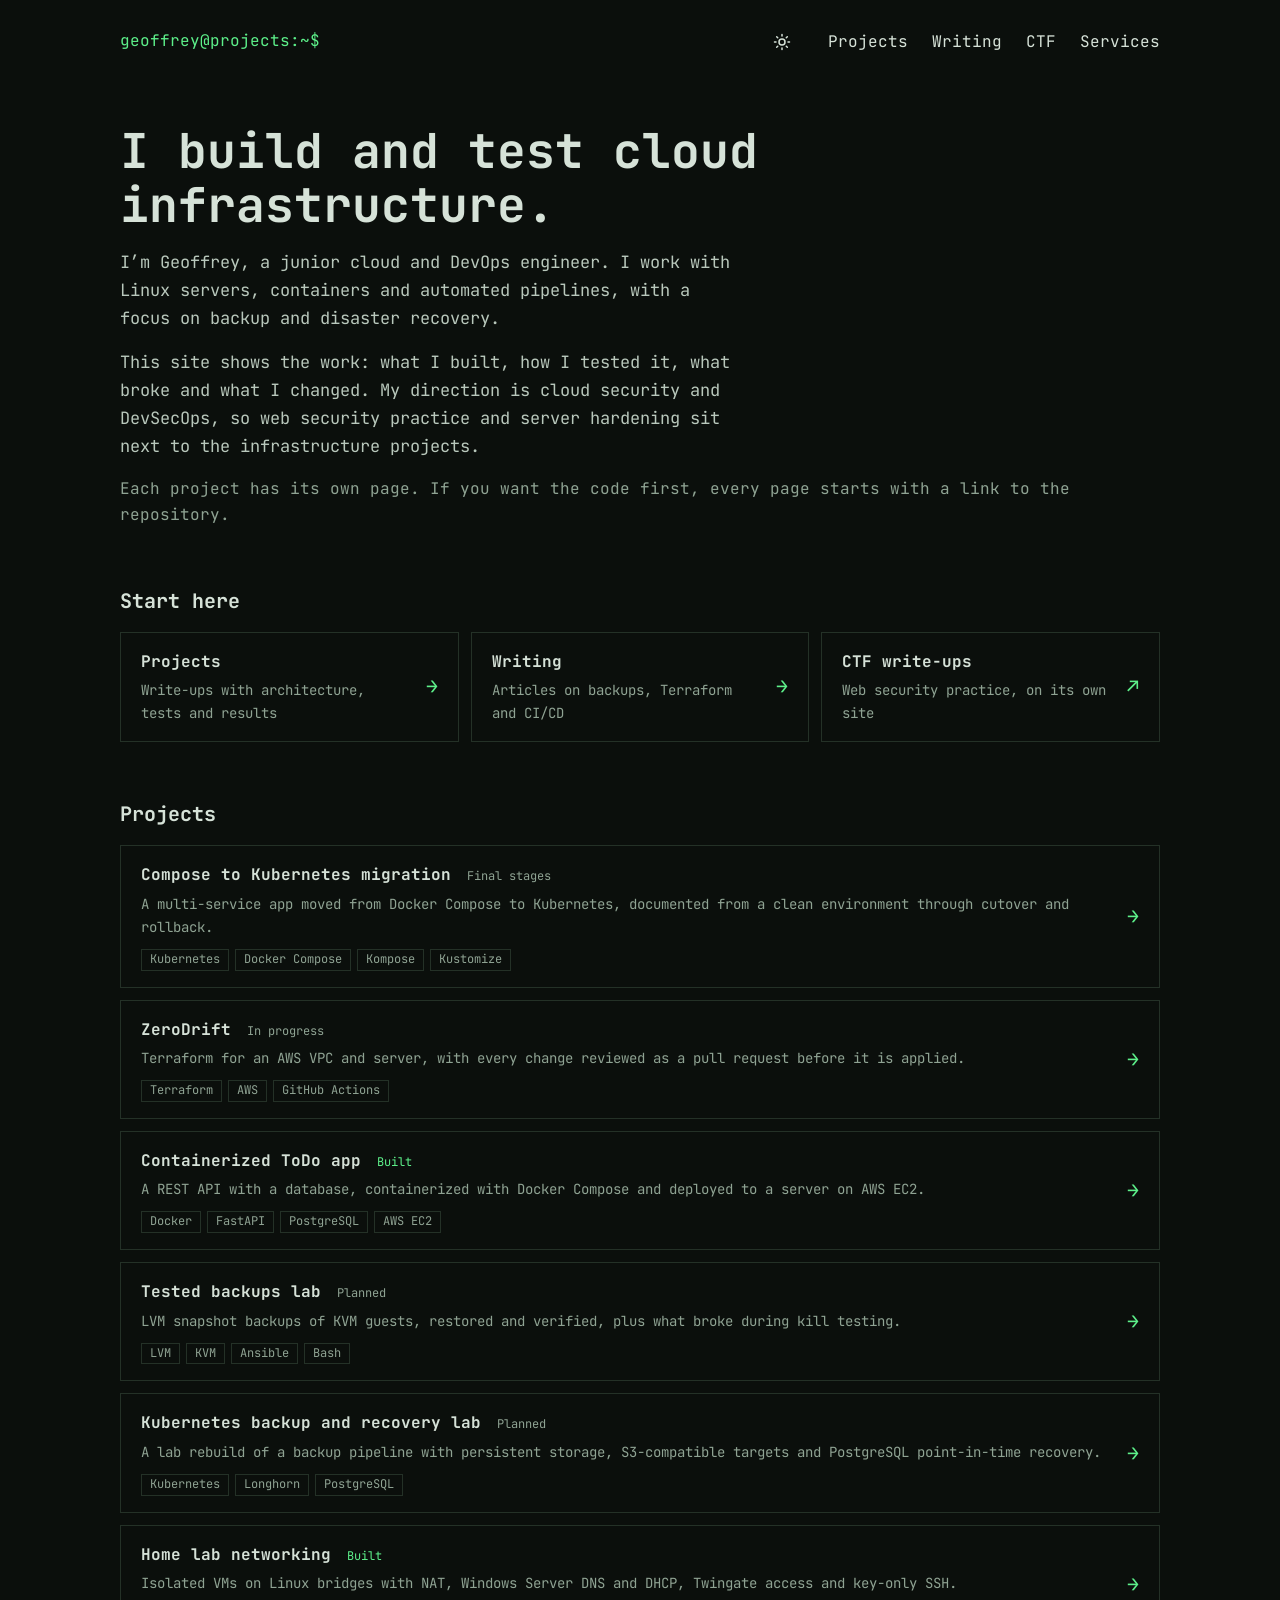
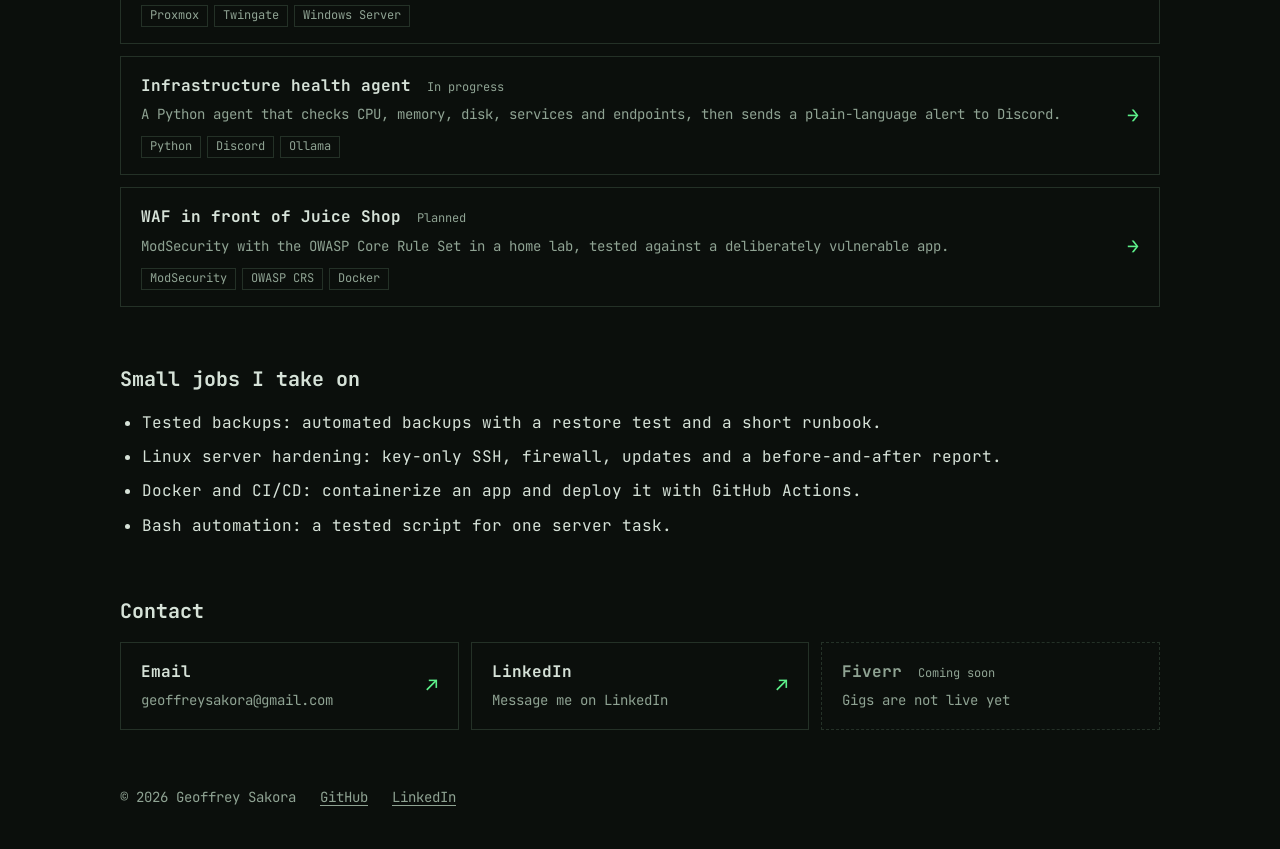
<file: index.html>
<!doctype html>
<html lang="en">
<head>
<meta charset="utf-8">
<meta name="viewport" content="width=device-width, initial-scale=1">
<title>Projects – Geoffrey Sakora</title>
<meta name="description" content="Cloud and DevOps projects by Geoffrey Sakora: tested backups, Terraform pipelines, Docker deploys and server hardening.">
<link rel="icon" href="favicon.svg" type="image/svg+xml">
<link rel="preconnect" href="https://fonts.googleapis.com"><link rel="preconnect" href="https://fonts.gstatic.com" crossorigin>
<link href="https://fonts.googleapis.com/css2?family=JetBrains+Mono:wght@400;700&display=swap" rel="stylesheet">
<link rel="stylesheet" href="style.css">
<script>try{if(localStorage.getItem('theme')==='light')document.documentElement.setAttribute('data-theme','light')}catch(e){}</script>
</head>
<body>
<div class="wrap">
<header>
  <a class="prompt" href="./">geoffrey@projects:~$</a>
  <nav aria-label="Main">
    <button class="theme" type="button" aria-label="Light mode" aria-pressed="false"><svg class="i-sun" width="18" height="18" viewBox="0 0 24 24" fill="none" stroke="currentColor" stroke-width="2" stroke-linecap="round" aria-hidden="true"><circle cx="12" cy="12" r="4"/><path d="M12 2v2M12 20v2M4.9 4.9l1.4 1.4M17.7 17.7l1.4 1.4M2 12h2M20 12h2M4.9 19.1l1.4-1.4M17.7 6.3l1.4-1.4"/></svg><svg class="i-moon" width="18" height="18" viewBox="0 0 24 24" fill="none" stroke="currentColor" stroke-width="2" stroke-linecap="round" stroke-linejoin="round" aria-hidden="true"><path d="M21 12.8A9 9 0 1 1 11.2 3a7 7 0 0 0 9.8 9.8z"/></svg></button>
    <a href="#projects">Projects</a>
    <a href="writing/">Writing</a>
    <a href="https://ctf.geoffreysakora.cv">CTF</a>
    <a href="#services">Services</a>
  </nav>
</header>

<main>
  <h1>I build and test cloud infrastructure.</h1>
  <p class="lead">I’m Geoffrey, a junior cloud and DevOps engineer. I work with Linux servers, containers and automated pipelines, with a focus on backup and disaster recovery.</p>
  <p class="lead">This site shows the work: what I built, how I tested it, what broke and what I changed. My direction is cloud security and DevSecOps, so web security practice and server hardening sit next to the infrastructure projects.</p>
  <p class="dim">Each project has its own page. If you want the code first, every page starts with a link to the repository.</p>

  <h2>Start here</h2>
  <div class="grid">
    <a class="box" href="#projects"><span class="body"><span class="head"><strong>Projects</strong></span><span class="desc">Write-ups with architecture, tests and results</span></span><span class="arr" aria-hidden="true">→</span></a>
    <a class="box" href="writing/"><span class="body"><span class="head"><strong>Writing</strong></span><span class="desc">Articles on backups, Terraform and CI/CD</span></span><span class="arr" aria-hidden="true">→</span></a>
    <a class="box" href="https://ctf.geoffreysakora.cv"><span class="body"><span class="head"><strong>CTF write-ups</strong></span><span class="desc">Web security practice, on its own site</span></span><span class="arr" aria-hidden="true">↗</span></a>
  </div>

  <h2 id="projects">Projects</h2>
  <div class="stack">
    <a class="box" href="compose-to-k8s/" target="_blank" rel="noopener"><span class="body"><span class="head"><strong>Compose to Kubernetes migration</strong><span class="st">Final stages</span></span><span class="desc">A multi-service app moved from Docker Compose to Kubernetes, documented from a clean environment through cutover and rollback.</span><span class="tags"><span>Kubernetes</span><span>Docker Compose</span><span>Kompose</span><span>Kustomize</span></span></span><span class="arr" aria-hidden="true">→</span></a>
    <a class="box" href="zerodrift/" target="_blank" rel="noopener"><span class="body"><span class="head"><strong>ZeroDrift</strong><span class="st">In progress</span></span><span class="desc">Terraform for an AWS VPC and server, with every change reviewed as a pull request before it is applied.</span><span class="tags"><span>Terraform</span><span>AWS</span><span>GitHub Actions</span></span></span><span class="arr" aria-hidden="true">→</span></a>
    <a class="box" href="todo-app/" target="_blank" rel="noopener"><span class="body"><span class="head"><strong>Containerized ToDo app</strong><span class="st live">Built</span></span><span class="desc">A REST API with a database, containerized with Docker Compose and deployed to a server on AWS EC2.</span><span class="tags"><span>Docker</span><span>FastAPI</span><span>PostgreSQL</span><span>AWS EC2</span></span></span><span class="arr" aria-hidden="true">→</span></a>
    <a class="box" href="backups/" target="_blank" rel="noopener"><span class="body"><span class="head"><strong>Tested backups lab</strong><span class="st">Planned</span></span><span class="desc">LVM snapshot backups of KVM guests, restored and verified, plus what broke during kill testing.</span><span class="tags"><span>LVM</span><span>KVM</span><span>Ansible</span><span>Bash</span></span></span><span class="arr" aria-hidden="true">→</span></a>
    <a class="box" href="k8s-recovery/" target="_blank" rel="noopener"><span class="body"><span class="head"><strong>Kubernetes backup and recovery lab</strong><span class="st">Planned</span></span><span class="desc">A lab rebuild of a backup pipeline with persistent storage, S3-compatible targets and PostgreSQL point-in-time recovery.</span><span class="tags"><span>Kubernetes</span><span>Longhorn</span><span>PostgreSQL</span></span></span><span class="arr" aria-hidden="true">→</span></a>
    <a class="box" href="homelab/" target="_blank" rel="noopener"><span class="body"><span class="head"><strong>Home lab networking</strong><span class="st live">Built</span></span><span class="desc">Isolated VMs on Linux bridges with NAT, Windows Server DNS and DHCP, Twingate access and key-only SSH.</span><span class="tags"><span>Proxmox</span><span>Twingate</span><span>Windows Server</span></span></span><span class="arr" aria-hidden="true">→</span></a>
    <a class="box" href="health-agent/" target="_blank" rel="noopener"><span class="body"><span class="head"><strong>Infrastructure health agent</strong><span class="st">In progress</span></span><span class="desc">A Python agent that checks CPU, memory, disk, services and endpoints, then sends a plain-language alert to Discord.</span><span class="tags"><span>Python</span><span>Discord</span><span>Ollama</span></span></span><span class="arr" aria-hidden="true">→</span></a>
    <a class="box" href="waf-lab/" target="_blank" rel="noopener"><span class="body"><span class="head"><strong>WAF in front of Juice Shop</strong><span class="st">Planned</span></span><span class="desc">ModSecurity with the OWASP Core Rule Set in a home lab, tested against a deliberately vulnerable app.</span><span class="tags"><span>ModSecurity</span><span>OWASP CRS</span><span>Docker</span></span></span><span class="arr" aria-hidden="true">→</span></a>
  </div>

  <h2 id="services">Small jobs I take on</h2>
  <ul class="plain"><li>Tested backups: automated backups with a restore test and a short runbook.</li><li>Linux server hardening: key-only SSH, firewall, updates and a before-and-after report.</li><li>Docker and CI/CD: containerize an app and deploy it with GitHub Actions.</li><li>Bash automation: a tested script for one server task.</li></ul>

  <h2 id="contact">Contact</h2>
  <div class="grid">
    <a class="box" href="mailto:geoffreysakora@gmail.com?subject=Project%20enquiry"><span class="body"><span class="head"><strong>Email</strong></span><span class="desc">geoffreysakora@gmail.com</span></span><span class="arr" aria-hidden="true">↗</span></a>
    <a class="box" href="https://www.linkedin.com/in/geoffrey-sakora-7o7/"><span class="body"><span class="head"><strong>LinkedIn</strong></span><span class="desc">Message me on LinkedIn</span></span><span class="arr" aria-hidden="true">↗</span></a>
    <div class="box off"><span class="body"><span class="head"><strong>Fiverr</strong><span class="st">Coming soon</span></span><span class="desc">Gigs are not live yet</span></span></div>
  </div>
</main>

<footer>
  <span>© 2026 Geoffrey Sakora</span>
  <a href="https://github.com/bezosonfleek">GitHub</a>
  <a href="https://www.linkedin.com/in/geoffrey-sakora-7o7/">LinkedIn</a>
</footer>
</div>
<script src="theme.js"></script>
</body>
</html>
</file>
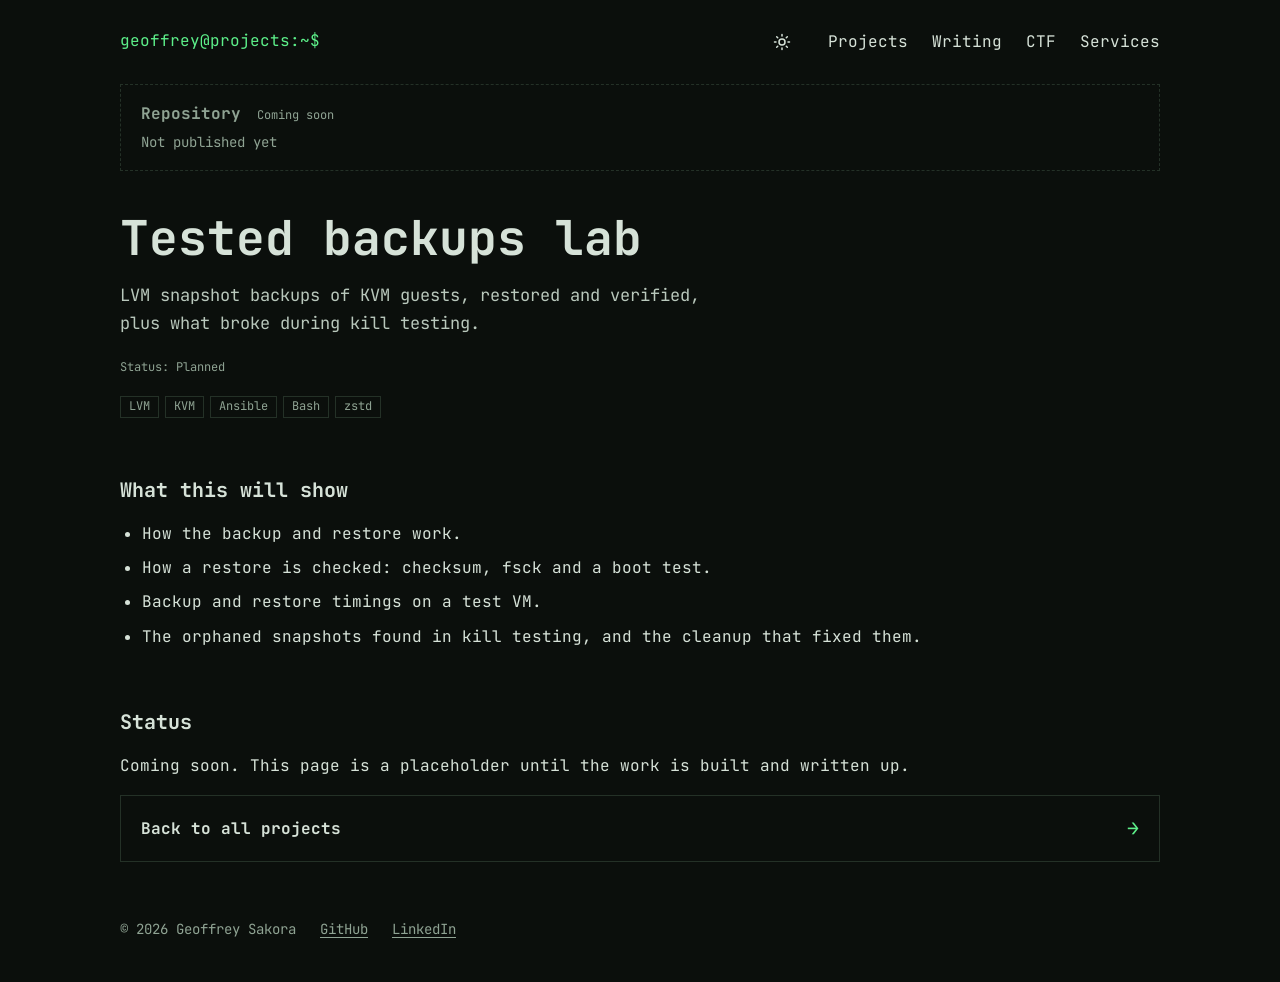
<file: backups/index.html>
<!doctype html>
<html lang="en">
<head>
<meta charset="utf-8">
<meta name="viewport" content="width=device-width, initial-scale=1">
<title>Tested backups lab – Geoffrey Sakora</title>
<meta name="description" content="LVM snapshot backups of KVM guests with verified restores.">
<link rel="icon" href="../favicon.svg" type="image/svg+xml">
<link rel="preconnect" href="https://fonts.googleapis.com"><link rel="preconnect" href="https://fonts.gstatic.com" crossorigin>
<link href="https://fonts.googleapis.com/css2?family=JetBrains+Mono:wght@400;700&display=swap" rel="stylesheet">
<link rel="stylesheet" href="../style.css">
<script>try{if(localStorage.getItem('theme')==='light')document.documentElement.setAttribute('data-theme','light')}catch(e){}</script>
</head>
<body>
<div class="wrap">
<header>
  <a class="prompt" href="../">geoffrey@projects:~$</a>
  <nav aria-label="Main">
    <button class="theme" type="button" aria-label="Light mode" aria-pressed="false"><svg class="i-sun" width="18" height="18" viewBox="0 0 24 24" fill="none" stroke="currentColor" stroke-width="2" stroke-linecap="round" aria-hidden="true"><circle cx="12" cy="12" r="4"/><path d="M12 2v2M12 20v2M4.9 4.9l1.4 1.4M17.7 17.7l1.4 1.4M2 12h2M20 12h2M4.9 19.1l1.4-1.4M17.7 6.3l1.4-1.4"/></svg><svg class="i-moon" width="18" height="18" viewBox="0 0 24 24" fill="none" stroke="currentColor" stroke-width="2" stroke-linecap="round" stroke-linejoin="round" aria-hidden="true"><path d="M21 12.8A9 9 0 1 1 11.2 3a7 7 0 0 0 9.8 9.8z"/></svg></button>
    <a href="../#projects">Projects</a>
    <a href="../writing/">Writing</a>
    <a href="https://ctf.geoffreysakora.cv">CTF</a>
    <a href="../#services">Services</a>
  </nav>
</header>

<main>
  <div class="box off"><span class="body"><span class="head"><strong>Repository</strong><span class="st">Coming soon</span></span><span class="desc">Not published yet</span></span></div>

  <h1>Tested backups lab</h1>
  <p class="lead">LVM snapshot backups of KVM guests, restored and verified, plus what broke during kill testing.</p>
  <p><span class="st">Status: Planned</span></p>
  <div class="tags" style="margin-top:0"><span>LVM</span><span>KVM</span><span>Ansible</span><span>Bash</span><span>zstd</span></div>

  <h2>What this will show</h2>
  <ul class="plain"><li>How the backup and restore work.</li><li>How a restore is checked: checksum, fsck and a boot test.</li><li>Backup and restore timings on a test VM.</li><li>The orphaned snapshots found in kill testing, and the cleanup that fixed them.</li></ul>

  <h2>Status</h2>
  <p>Coming soon. This page is a placeholder until the work is built and written up.</p>

  <a class="box" href="../#projects"><span class="body"><span class="head"><strong>Back to all projects</strong></span></span><span class="arr" aria-hidden="true">→</span></a>
</main>

<footer>
  <span>© 2026 Geoffrey Sakora</span>
  <a href="https://github.com/bezosonfleek">GitHub</a>
  <a href="https://www.linkedin.com/in/geoffrey-sakora-7o7/">LinkedIn</a>
</footer>
</div>
<script src="../theme.js"></script>
</body>
</html>
</file>
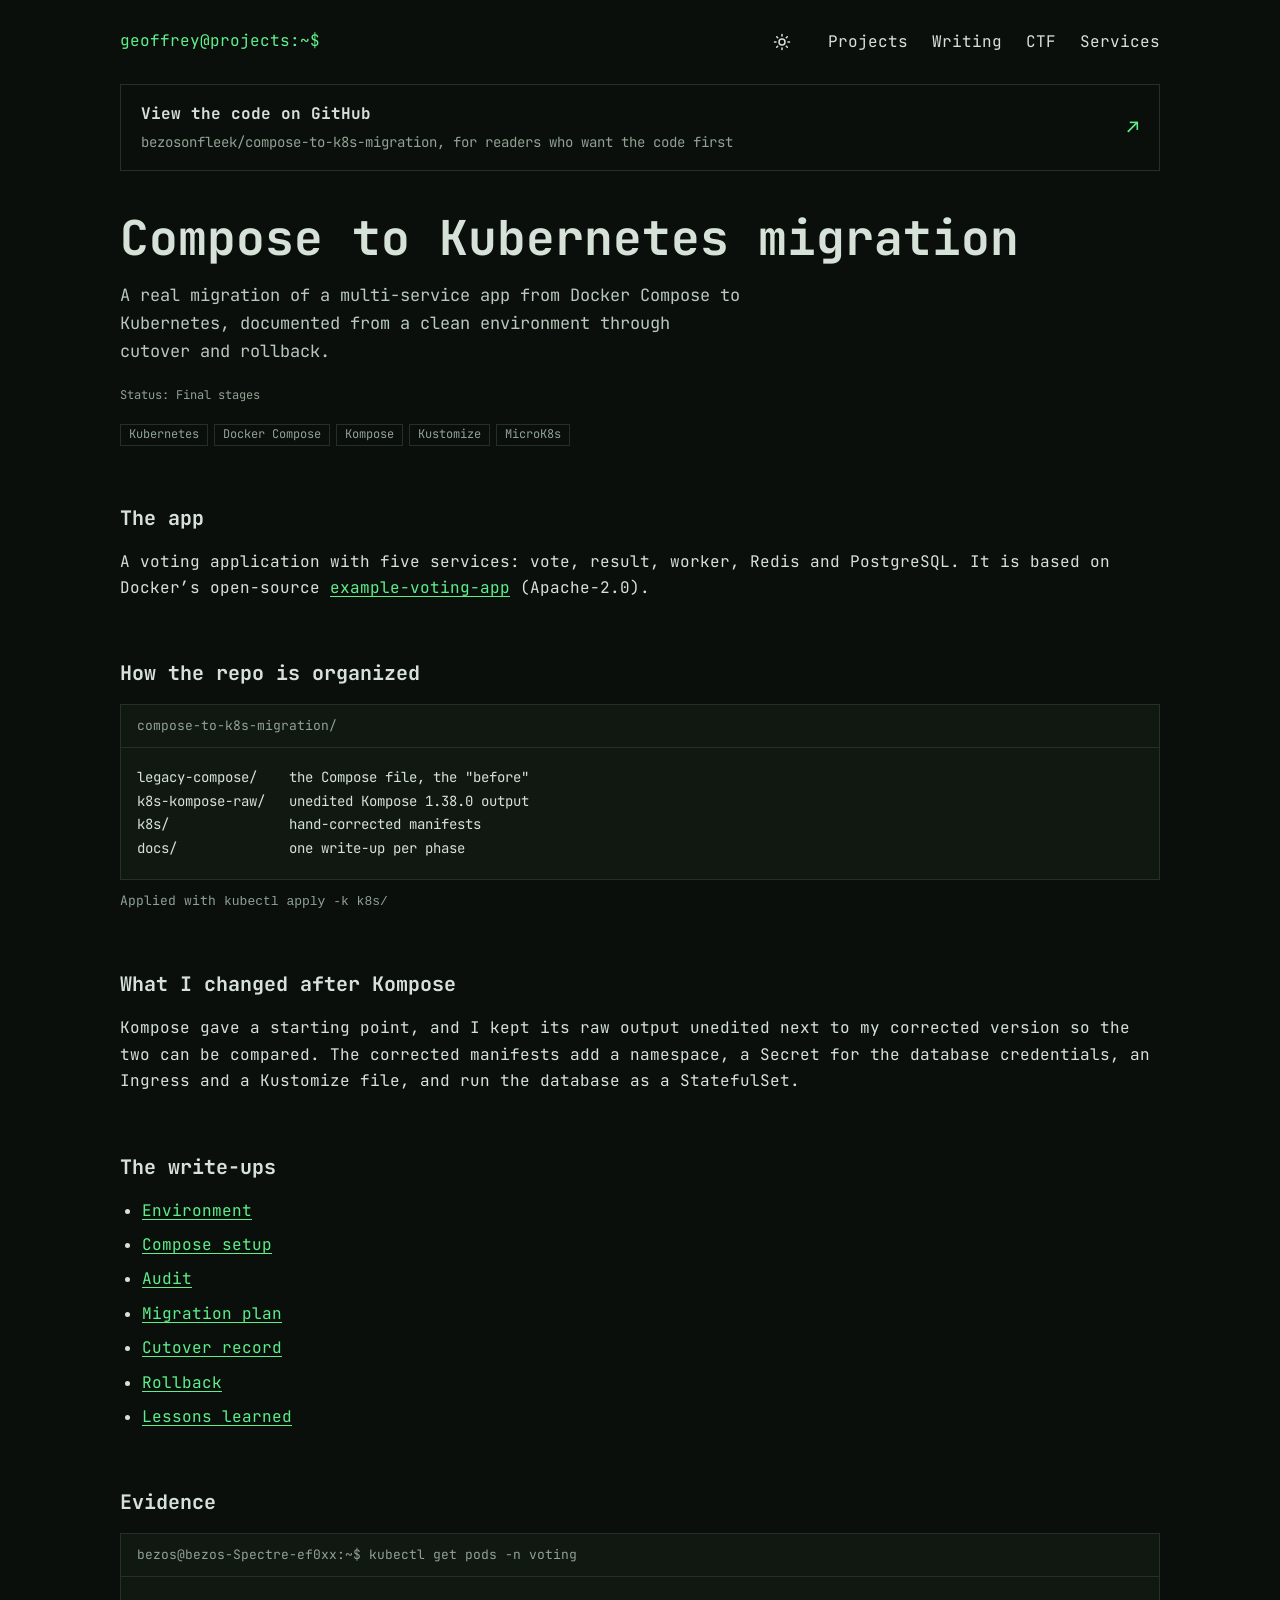
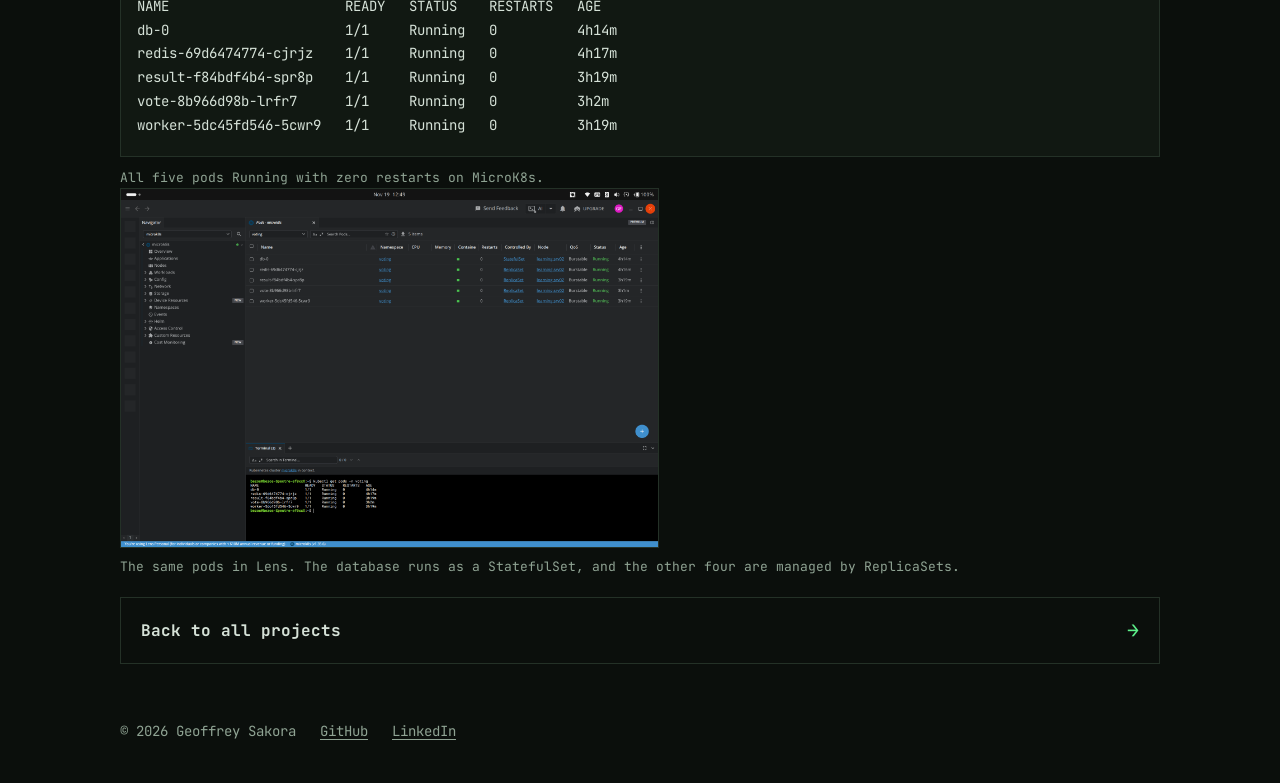
<file: compose-to-k8s/index.html>
<!doctype html>
<html lang="en">
<head>
<meta charset="utf-8">
<meta name="viewport" content="width=device-width, initial-scale=1">
<title>Compose to Kubernetes migration – Geoffrey Sakora</title>
<meta name="description" content="A multi-service app moved from Docker Compose to Kubernetes, documented from a clean environment through cutover and rollback.">
<link rel="icon" href="../favicon.svg" type="image/svg+xml">
<link rel="preconnect" href="https://fonts.googleapis.com"><link rel="preconnect" href="https://fonts.gstatic.com" crossorigin>
<link href="https://fonts.googleapis.com/css2?family=JetBrains+Mono:wght@400;700&display=swap" rel="stylesheet">
<link rel="stylesheet" href="../style.css">
<script>try{if(localStorage.getItem('theme')==='light')document.documentElement.setAttribute('data-theme','light')}catch(e){}</script>
</head>
<body>
<div class="wrap">
<header>
  <a class="prompt" href="../">geoffrey@projects:~$</a>
  <nav aria-label="Main">
    <button class="theme" type="button" aria-label="Light mode" aria-pressed="false"><svg class="i-sun" width="18" height="18" viewBox="0 0 24 24" fill="none" stroke="currentColor" stroke-width="2" stroke-linecap="round" aria-hidden="true"><circle cx="12" cy="12" r="4"/><path d="M12 2v2M12 20v2M4.9 4.9l1.4 1.4M17.7 17.7l1.4 1.4M2 12h2M20 12h2M4.9 19.1l1.4-1.4M17.7 6.3l1.4-1.4"/></svg><svg class="i-moon" width="18" height="18" viewBox="0 0 24 24" fill="none" stroke="currentColor" stroke-width="2" stroke-linecap="round" stroke-linejoin="round" aria-hidden="true"><path d="M21 12.8A9 9 0 1 1 11.2 3a7 7 0 0 0 9.8 9.8z"/></svg></button>
    <a href="../#projects">Projects</a>
    <a href="../writing/">Writing</a>
    <a href="https://ctf.geoffreysakora.cv">CTF</a>
    <a href="../#services">Services</a>
  </nav>
</header>

<main>
  <a class="box" href="https://github.com/bezosonfleek/compose-to-k8s-migration" target="_blank" rel="noopener"><span class="body"><span class="head"><strong>View the code on GitHub</strong></span><span class="desc">bezosonfleek/compose-to-k8s-migration, for readers who want the code first</span></span><span class="arr" aria-hidden="true">↗</span></a>

  <h1>Compose to Kubernetes migration</h1>
  <p class="lead">A real migration of a multi-service app from Docker Compose to Kubernetes, documented from a clean environment through cutover and rollback.</p>
  <p><span class="st">Status: Final stages</span></p>
  <div class="tags" style="margin-top:0"><span>Kubernetes</span><span>Docker Compose</span><span>Kompose</span><span>Kustomize</span><span>MicroK8s</span></div>

  <h2>The app</h2>
  <p>A voting application with five services: vote, result, worker, Redis and PostgreSQL. It is based on Docker’s open-source <a href="https://github.com/dockersamples/example-voting-app" target="_blank" rel="noopener">example-voting-app</a> (Apache-2.0).</p>

  <h2>How the repo is organized</h2>
  <div class="term" role="group" aria-label="Repository layout">
    <div class="bar">compose-to-k8s-migration/</div>
<pre>legacy-compose/    the Compose file, the "before"
k8s-kompose-raw/   unedited Kompose 1.38.0 output
k8s/               hand-corrected manifests
docs/              one write-up per phase</pre>
  </div>
  <p class="note">Applied with <code>kubectl apply -k k8s/</code></p>

  <h2>What I changed after Kompose</h2>
  <p>Kompose gave a starting point, and I kept its raw output unedited next to my corrected version so the two can be compared. The corrected manifests add a namespace, a Secret for the database credentials, an Ingress and a Kustomize file, and run the database as a StatefulSet.</p>

  <h2>The write-ups</h2>
  <ul class="plain"><li><a href="https://github.com/bezosonfleek/compose-to-k8s-migration/blob/HEAD/docs/00-environment.md" target="_blank" rel="noopener">Environment</a></li><li><a href="https://github.com/bezosonfleek/compose-to-k8s-migration/blob/HEAD/docs/01-compose-setup.md" target="_blank" rel="noopener">Compose setup</a></li><li><a href="https://github.com/bezosonfleek/compose-to-k8s-migration/blob/HEAD/docs/02-audit.md" target="_blank" rel="noopener">Audit</a></li><li><a href="https://github.com/bezosonfleek/compose-to-k8s-migration/blob/HEAD/docs/03-migration-plan.md" target="_blank" rel="noopener">Migration plan</a></li><li><a href="https://github.com/bezosonfleek/compose-to-k8s-migration/blob/HEAD/docs/04-cutover.md" target="_blank" rel="noopener">Cutover record</a></li><li><a href="https://github.com/bezosonfleek/compose-to-k8s-migration/blob/HEAD/docs/05-rollback.md" target="_blank" rel="noopener">Rollback</a></li><li><a href="https://github.com/bezosonfleek/compose-to-k8s-migration/blob/HEAD/docs/lessons-learned.md" target="_blank" rel="noopener">Lessons learned</a></li></ul>

  <h2>Evidence</h2>
<div class="term" role="group" aria-label="Terminal output of kubectl get pods">
    <div class="bar">bezos@bezos-Spectre-ef0xx:~$ kubectl get pods -n voting</div>
<pre>NAME                      READY   STATUS    RESTARTS   AGE
db-0                      1/1     Running   0          4h14m
redis-69d6474774-cjrjz    1/1     Running   0          4h17m
result-f84bdf4b4-spr8p    1/1     Running   0          3h19m
vote-8b966d98b-lrfr7      1/1     Running   0          3h2m
worker-5dc45fd546-5cwr9   1/1     Running   0          3h19m</pre>
  </div>
  <p class="note">All five pods Running with zero restarts on MicroK8s.</p>  <figure class="shot"><img src="images/pods-lens.png" alt="Lens showing the same five pods in the voting namespace, with db-0 controlled by a StatefulSet and the others by ReplicaSets" loading="lazy"><figcaption>The same pods in Lens. The database runs as a StatefulSet, and the other four are managed by ReplicaSets.</figcaption></figure>

  <a class="box" href="../#projects"><span class="body"><span class="head"><strong>Back to all projects</strong></span></span><span class="arr" aria-hidden="true">→</span></a>
</main>

<footer>
  <span>© 2026 Geoffrey Sakora</span>
  <a href="https://github.com/bezosonfleek">GitHub</a>
  <a href="https://www.linkedin.com/in/geoffrey-sakora-7o7/">LinkedIn</a>
</footer>
</div>
<script src="../theme.js"></script>
</body>
</html>
</file>
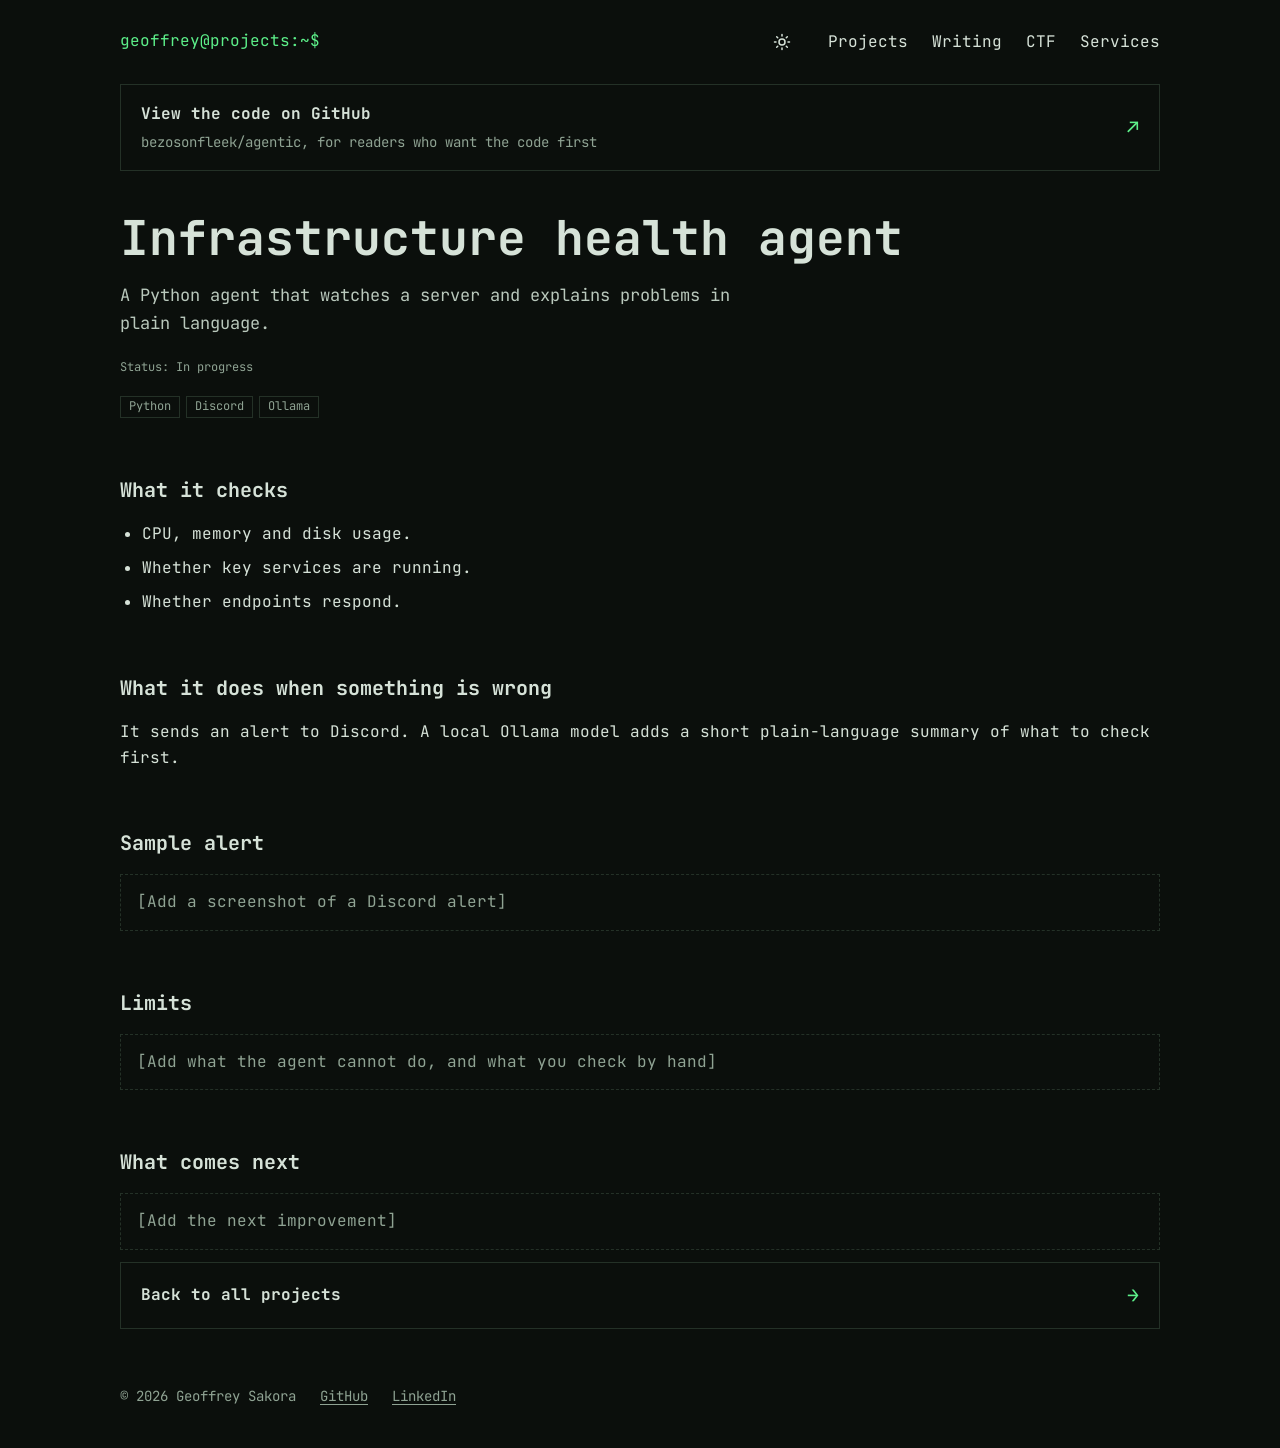
<file: health-agent/index.html>
<!doctype html>
<html lang="en">
<head>
<meta charset="utf-8">
<meta name="viewport" content="width=device-width, initial-scale=1">
<title>Infrastructure health agent – Geoffrey Sakora</title>
<meta name="description" content="A Python agent that checks server health and sends plain-language alerts to Discord.">
<link rel="icon" href="../favicon.svg" type="image/svg+xml">
<link rel="preconnect" href="https://fonts.googleapis.com"><link rel="preconnect" href="https://fonts.gstatic.com" crossorigin>
<link href="https://fonts.googleapis.com/css2?family=JetBrains+Mono:wght@400;700&display=swap" rel="stylesheet">
<link rel="stylesheet" href="../style.css">
<script>try{if(localStorage.getItem('theme')==='light')document.documentElement.setAttribute('data-theme','light')}catch(e){}</script>
</head>
<body>
<div class="wrap">
<header>
  <a class="prompt" href="../">geoffrey@projects:~$</a>
  <nav aria-label="Main">
    <button class="theme" type="button" aria-label="Light mode" aria-pressed="false"><svg class="i-sun" width="18" height="18" viewBox="0 0 24 24" fill="none" stroke="currentColor" stroke-width="2" stroke-linecap="round" aria-hidden="true"><circle cx="12" cy="12" r="4"/><path d="M12 2v2M12 20v2M4.9 4.9l1.4 1.4M17.7 17.7l1.4 1.4M2 12h2M20 12h2M4.9 19.1l1.4-1.4M17.7 6.3l1.4-1.4"/></svg><svg class="i-moon" width="18" height="18" viewBox="0 0 24 24" fill="none" stroke="currentColor" stroke-width="2" stroke-linecap="round" stroke-linejoin="round" aria-hidden="true"><path d="M21 12.8A9 9 0 1 1 11.2 3a7 7 0 0 0 9.8 9.8z"/></svg></button>
    <a href="../#projects">Projects</a>
    <a href="../writing/">Writing</a>
    <a href="https://ctf.geoffreysakora.cv">CTF</a>
    <a href="../#services">Services</a>
  </nav>
</header>

<main>
  <a class="box" href="https://github.com/bezosonfleek/agentic" target="_blank" rel="noopener"><span class="body"><span class="head"><strong>View the code on GitHub</strong></span><span class="desc">bezosonfleek/agentic, for readers who want the code first</span></span><span class="arr" aria-hidden="true">↗</span></a>

  <h1>Infrastructure health agent</h1>
  <p class="lead">A Python agent that watches a server and explains problems in plain language.</p>
  <p><span class="st">Status: In progress</span></p>
  <div class="tags" style="margin-top:0"><span>Python</span><span>Discord</span><span>Ollama</span></div>

  <h2>What it checks</h2>
  <ul class="plain"><li>CPU, memory and disk usage.</li><li>Whether key services are running.</li><li>Whether endpoints respond.</li></ul>

  <h2>What it does when something is wrong</h2>
  <p>It sends an alert to Discord. A local Ollama model adds a short plain-language summary of what to check first.</p>

  <h2>Sample alert</h2>
  <div class="ph">[Add a screenshot of a Discord alert]</div>

  <h2>Limits</h2>
  <div class="ph">[Add what the agent cannot do, and what you check by hand]</div>

  <h2>What comes next</h2>
  <div class="ph">[Add the next improvement]</div>

  <a class="box" href="../#projects"><span class="body"><span class="head"><strong>Back to all projects</strong></span></span><span class="arr" aria-hidden="true">→</span></a>
</main>

<footer>
  <span>© 2026 Geoffrey Sakora</span>
  <a href="https://github.com/bezosonfleek">GitHub</a>
  <a href="https://www.linkedin.com/in/geoffrey-sakora-7o7/">LinkedIn</a>
</footer>
</div>
<script src="../theme.js"></script>
</body>
</html>
</file>
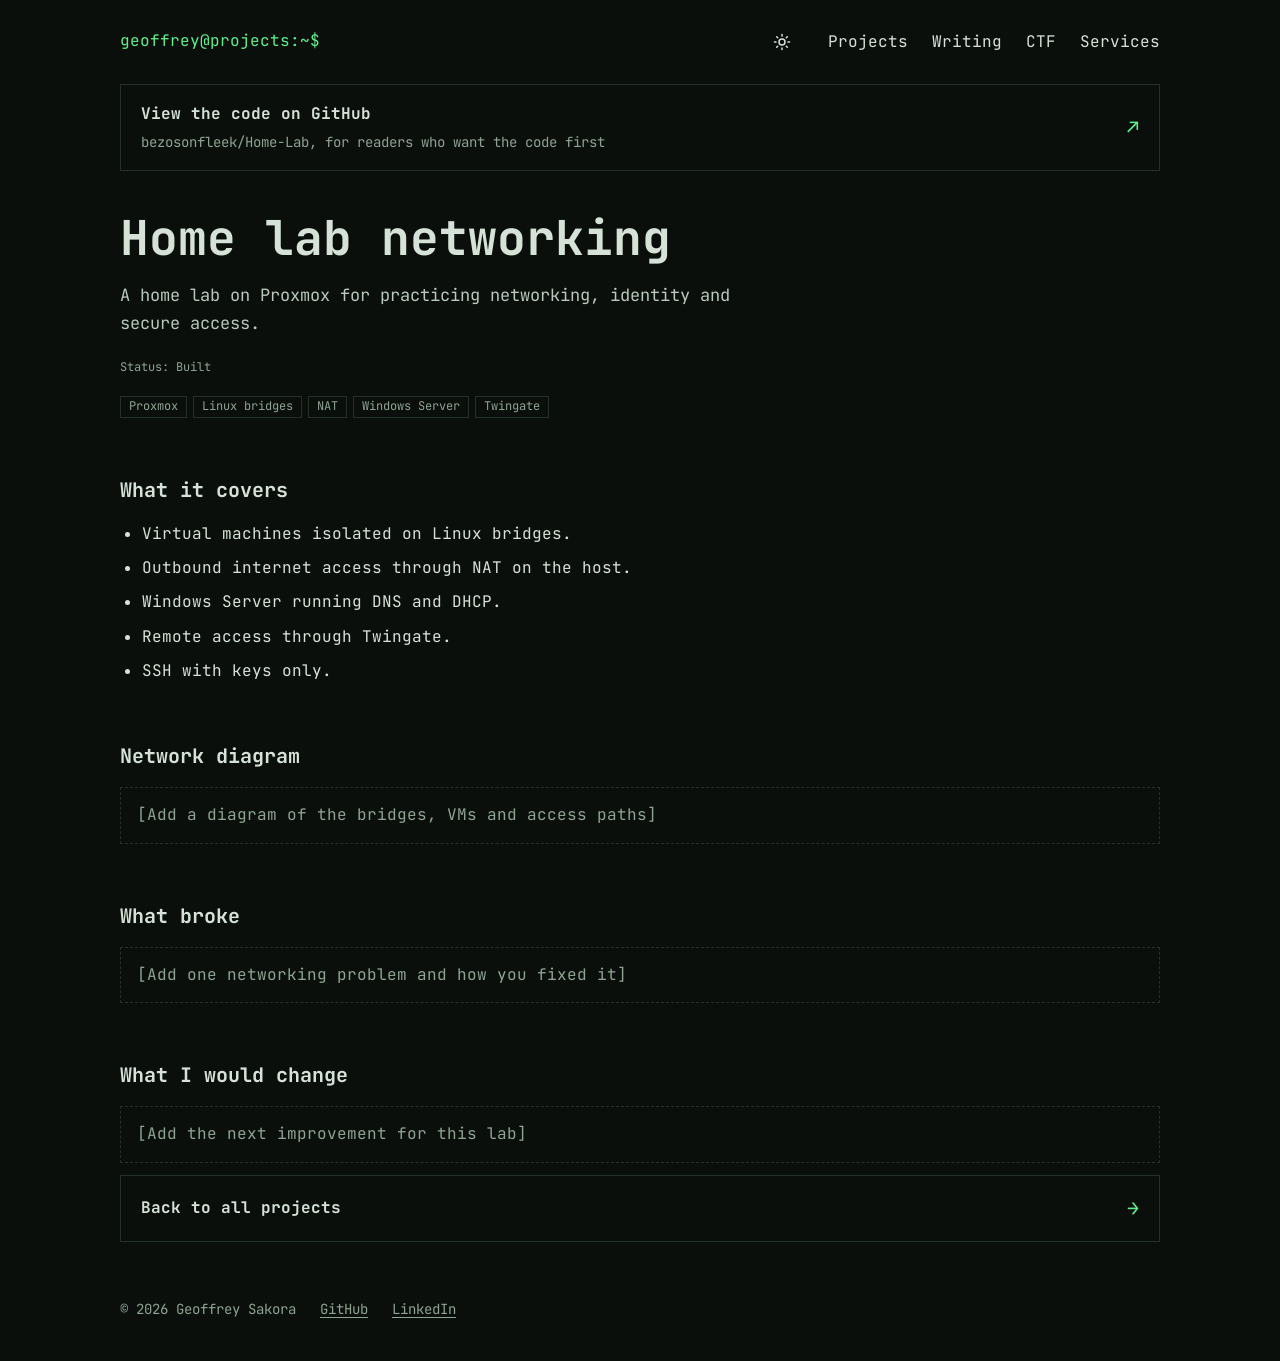
<file: homelab/index.html>
<!doctype html>
<html lang="en">
<head>
<meta charset="utf-8">
<meta name="viewport" content="width=device-width, initial-scale=1">
<title>Home lab networking – Geoffrey Sakora</title>
<meta name="description" content="A Proxmox home lab with Linux bridges, NAT, Windows Server DNS and DHCP, Twingate and key-only SSH.">
<link rel="icon" href="../favicon.svg" type="image/svg+xml">
<link rel="preconnect" href="https://fonts.googleapis.com"><link rel="preconnect" href="https://fonts.gstatic.com" crossorigin>
<link href="https://fonts.googleapis.com/css2?family=JetBrains+Mono:wght@400;700&display=swap" rel="stylesheet">
<link rel="stylesheet" href="../style.css">
<script>try{if(localStorage.getItem('theme')==='light')document.documentElement.setAttribute('data-theme','light')}catch(e){}</script>
</head>
<body>
<div class="wrap">
<header>
  <a class="prompt" href="../">geoffrey@projects:~$</a>
  <nav aria-label="Main">
    <button class="theme" type="button" aria-label="Light mode" aria-pressed="false"><svg class="i-sun" width="18" height="18" viewBox="0 0 24 24" fill="none" stroke="currentColor" stroke-width="2" stroke-linecap="round" aria-hidden="true"><circle cx="12" cy="12" r="4"/><path d="M12 2v2M12 20v2M4.9 4.9l1.4 1.4M17.7 17.7l1.4 1.4M2 12h2M20 12h2M4.9 19.1l1.4-1.4M17.7 6.3l1.4-1.4"/></svg><svg class="i-moon" width="18" height="18" viewBox="0 0 24 24" fill="none" stroke="currentColor" stroke-width="2" stroke-linecap="round" stroke-linejoin="round" aria-hidden="true"><path d="M21 12.8A9 9 0 1 1 11.2 3a7 7 0 0 0 9.8 9.8z"/></svg></button>
    <a href="../#projects">Projects</a>
    <a href="../writing/">Writing</a>
    <a href="https://ctf.geoffreysakora.cv">CTF</a>
    <a href="../#services">Services</a>
  </nav>
</header>

<main>
  <a class="box" href="https://github.com/bezosonfleek/Home-Lab" target="_blank" rel="noopener"><span class="body"><span class="head"><strong>View the code on GitHub</strong></span><span class="desc">bezosonfleek/Home-Lab, for readers who want the code first</span></span><span class="arr" aria-hidden="true">↗</span></a>

  <h1>Home lab networking</h1>
  <p class="lead">A home lab on Proxmox for practicing networking, identity and secure access.</p>
  <p><span class="st">Status: Built</span></p>
  <div class="tags" style="margin-top:0"><span>Proxmox</span><span>Linux bridges</span><span>NAT</span><span>Windows Server</span><span>Twingate</span></div>

  <h2>What it covers</h2>
  <ul class="plain"><li>Virtual machines isolated on Linux bridges.</li><li>Outbound internet access through NAT on the host.</li><li>Windows Server running DNS and DHCP.</li><li>Remote access through Twingate.</li><li>SSH with keys only.</li></ul>

  <h2>Network diagram</h2>
  <div class="ph">[Add a diagram of the bridges, VMs and access paths]</div>

  <h2>What broke</h2>
  <div class="ph">[Add one networking problem and how you fixed it]</div>

  <h2>What I would change</h2>
  <div class="ph">[Add the next improvement for this lab]</div>

  <a class="box" href="../#projects"><span class="body"><span class="head"><strong>Back to all projects</strong></span></span><span class="arr" aria-hidden="true">→</span></a>
</main>

<footer>
  <span>© 2026 Geoffrey Sakora</span>
  <a href="https://github.com/bezosonfleek">GitHub</a>
  <a href="https://www.linkedin.com/in/geoffrey-sakora-7o7/">LinkedIn</a>
</footer>
</div>
<script src="../theme.js"></script>
</body>
</html>
</file>
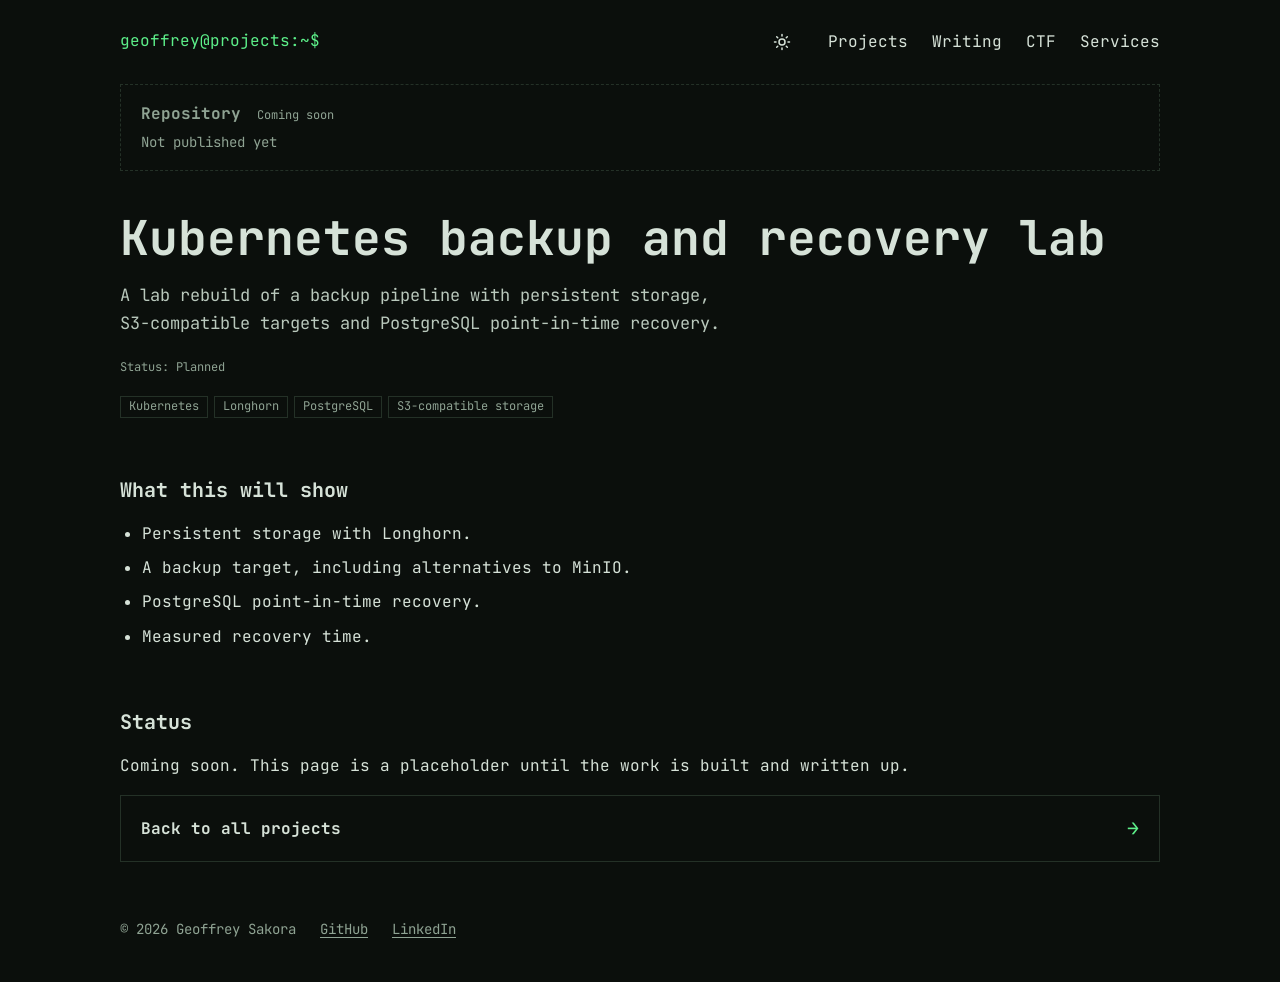
<file: k8s-recovery/index.html>
<!doctype html>
<html lang="en">
<head>
<meta charset="utf-8">
<meta name="viewport" content="width=device-width, initial-scale=1">
<title>Kubernetes backup and recovery lab – Geoffrey Sakora</title>
<meta name="description" content="A Kubernetes backup and disaster recovery lab.">
<link rel="icon" href="../favicon.svg" type="image/svg+xml">
<link rel="preconnect" href="https://fonts.googleapis.com"><link rel="preconnect" href="https://fonts.gstatic.com" crossorigin>
<link href="https://fonts.googleapis.com/css2?family=JetBrains+Mono:wght@400;700&display=swap" rel="stylesheet">
<link rel="stylesheet" href="../style.css">
<script>try{if(localStorage.getItem('theme')==='light')document.documentElement.setAttribute('data-theme','light')}catch(e){}</script>
</head>
<body>
<div class="wrap">
<header>
  <a class="prompt" href="../">geoffrey@projects:~$</a>
  <nav aria-label="Main">
    <button class="theme" type="button" aria-label="Light mode" aria-pressed="false"><svg class="i-sun" width="18" height="18" viewBox="0 0 24 24" fill="none" stroke="currentColor" stroke-width="2" stroke-linecap="round" aria-hidden="true"><circle cx="12" cy="12" r="4"/><path d="M12 2v2M12 20v2M4.9 4.9l1.4 1.4M17.7 17.7l1.4 1.4M2 12h2M20 12h2M4.9 19.1l1.4-1.4M17.7 6.3l1.4-1.4"/></svg><svg class="i-moon" width="18" height="18" viewBox="0 0 24 24" fill="none" stroke="currentColor" stroke-width="2" stroke-linecap="round" stroke-linejoin="round" aria-hidden="true"><path d="M21 12.8A9 9 0 1 1 11.2 3a7 7 0 0 0 9.8 9.8z"/></svg></button>
    <a href="../#projects">Projects</a>
    <a href="../writing/">Writing</a>
    <a href="https://ctf.geoffreysakora.cv">CTF</a>
    <a href="../#services">Services</a>
  </nav>
</header>

<main>
  <div class="box off"><span class="body"><span class="head"><strong>Repository</strong><span class="st">Coming soon</span></span><span class="desc">Not published yet</span></span></div>

  <h1>Kubernetes backup and recovery lab</h1>
  <p class="lead">A lab rebuild of a backup pipeline with persistent storage, S3-compatible targets and PostgreSQL point-in-time recovery.</p>
  <p><span class="st">Status: Planned</span></p>
  <div class="tags" style="margin-top:0"><span>Kubernetes</span><span>Longhorn</span><span>PostgreSQL</span><span>S3-compatible storage</span></div>

  <h2>What this will show</h2>
  <ul class="plain"><li>Persistent storage with Longhorn.</li><li>A backup target, including alternatives to MinIO.</li><li>PostgreSQL point-in-time recovery.</li><li>Measured recovery time.</li></ul>

  <h2>Status</h2>
  <p>Coming soon. This page is a placeholder until the work is built and written up.</p>

  <a class="box" href="../#projects"><span class="body"><span class="head"><strong>Back to all projects</strong></span></span><span class="arr" aria-hidden="true">→</span></a>
</main>

<footer>
  <span>© 2026 Geoffrey Sakora</span>
  <a href="https://github.com/bezosonfleek">GitHub</a>
  <a href="https://www.linkedin.com/in/geoffrey-sakora-7o7/">LinkedIn</a>
</footer>
</div>
<script src="../theme.js"></script>
</body>
</html>
</file>
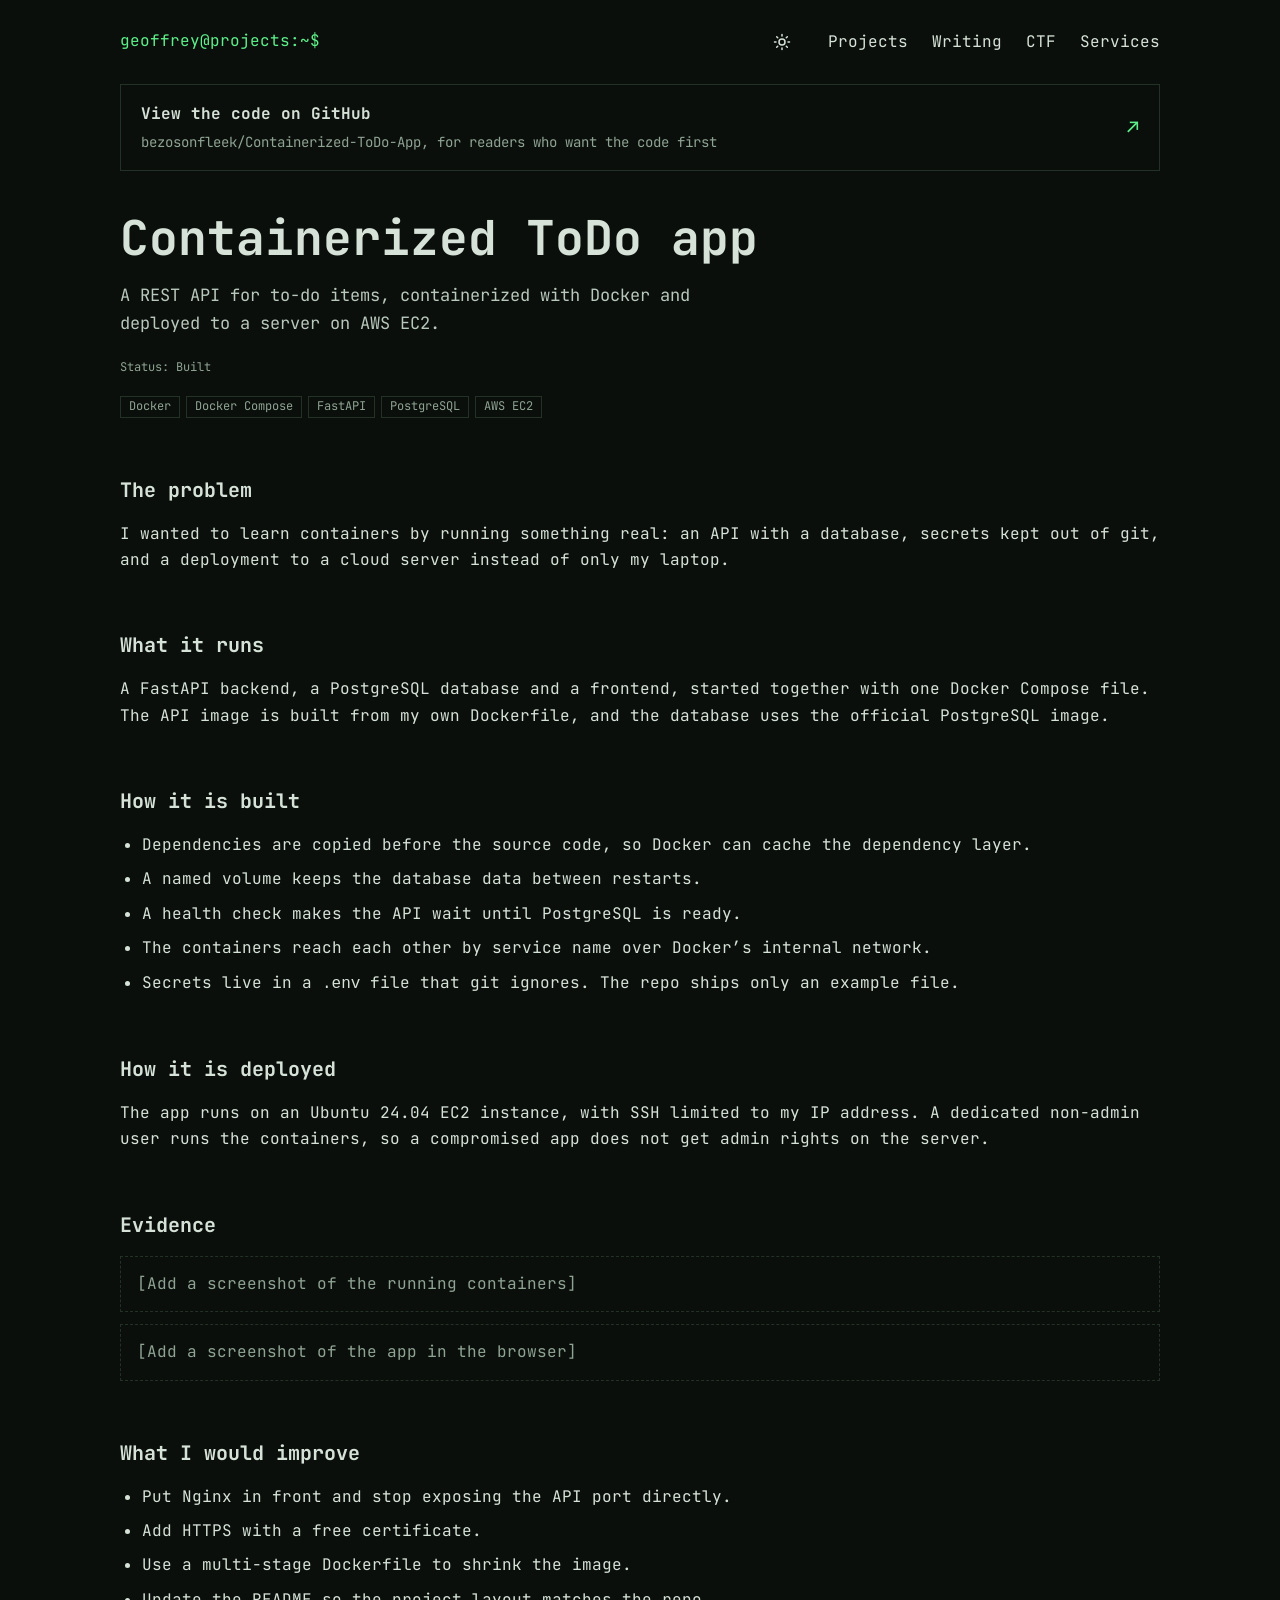
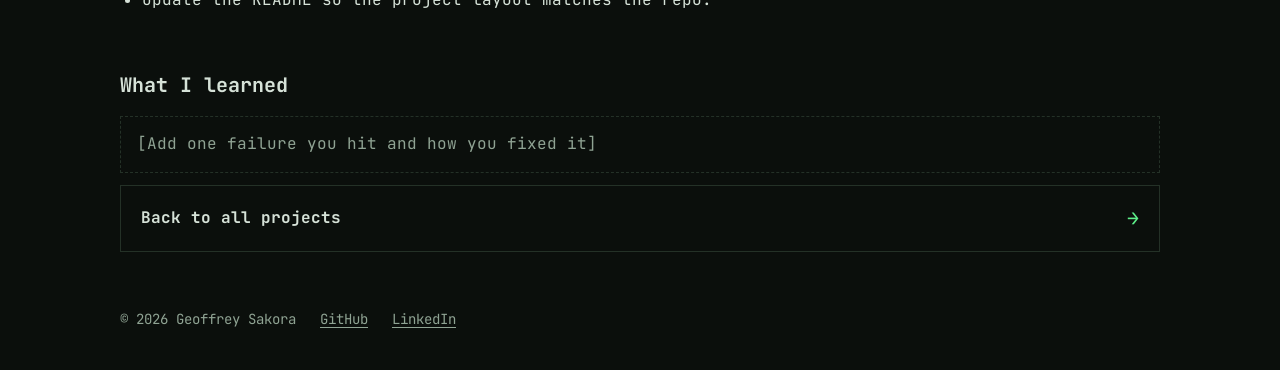
<file: todo-app/index.html>
<!doctype html>
<html lang="en">
<head>
<meta charset="utf-8">
<meta name="viewport" content="width=device-width, initial-scale=1">
<title>Containerized ToDo app – Geoffrey Sakora</title>
<meta name="description" content="A containerized REST API with Docker Compose, FastAPI and PostgreSQL, deployed to AWS EC2.">
<link rel="icon" href="../favicon.svg" type="image/svg+xml">
<link rel="preconnect" href="https://fonts.googleapis.com"><link rel="preconnect" href="https://fonts.gstatic.com" crossorigin>
<link href="https://fonts.googleapis.com/css2?family=JetBrains+Mono:wght@400;700&display=swap" rel="stylesheet">
<link rel="stylesheet" href="../style.css">
<script>try{if(localStorage.getItem('theme')==='light')document.documentElement.setAttribute('data-theme','light')}catch(e){}</script>
</head>
<body>
<div class="wrap">
<header>
  <a class="prompt" href="../">geoffrey@projects:~$</a>
  <nav aria-label="Main">
    <button class="theme" type="button" aria-label="Light mode" aria-pressed="false"><svg class="i-sun" width="18" height="18" viewBox="0 0 24 24" fill="none" stroke="currentColor" stroke-width="2" stroke-linecap="round" aria-hidden="true"><circle cx="12" cy="12" r="4"/><path d="M12 2v2M12 20v2M4.9 4.9l1.4 1.4M17.7 17.7l1.4 1.4M2 12h2M20 12h2M4.9 19.1l1.4-1.4M17.7 6.3l1.4-1.4"/></svg><svg class="i-moon" width="18" height="18" viewBox="0 0 24 24" fill="none" stroke="currentColor" stroke-width="2" stroke-linecap="round" stroke-linejoin="round" aria-hidden="true"><path d="M21 12.8A9 9 0 1 1 11.2 3a7 7 0 0 0 9.8 9.8z"/></svg></button>
    <a href="../#projects">Projects</a>
    <a href="../writing/">Writing</a>
    <a href="https://ctf.geoffreysakora.cv">CTF</a>
    <a href="../#services">Services</a>
  </nav>
</header>

<main>
  <a class="box" href="https://github.com/bezosonfleek/Containerized-ToDo-App" target="_blank" rel="noopener"><span class="body"><span class="head"><strong>View the code on GitHub</strong></span><span class="desc">bezosonfleek/Containerized-ToDo-App, for readers who want the code first</span></span><span class="arr" aria-hidden="true">↗</span></a>

  <h1>Containerized ToDo app</h1>
  <p class="lead">A REST API for to-do items, containerized with Docker and deployed to a server on AWS EC2.</p>
  <p><span class="st">Status: Built</span></p>
  <div class="tags" style="margin-top:0"><span>Docker</span><span>Docker Compose</span><span>FastAPI</span><span>PostgreSQL</span><span>AWS EC2</span></div>

  <h2>The problem</h2>
  <p>I wanted to learn containers by running something real: an API with a database, secrets kept out of git, and a deployment to a cloud server instead of only my laptop.</p>

  <h2>What it runs</h2>
  <p>A FastAPI backend, a PostgreSQL database and a frontend, started together with one Docker Compose file. The API image is built from my own Dockerfile, and the database uses the official PostgreSQL image.</p>

  <h2>How it is built</h2>
  <ul class="plain"><li>Dependencies are copied before the source code, so Docker can cache the dependency layer.</li><li>A named volume keeps the database data between restarts.</li><li>A health check makes the API wait until PostgreSQL is ready.</li><li>The containers reach each other by service name over Docker’s internal network.</li><li>Secrets live in a <code>.env</code> file that git ignores. The repo ships only an example file.</li></ul>

  <h2>How it is deployed</h2>
  <p>The app runs on an Ubuntu 24.04 EC2 instance, with SSH limited to my IP address. A dedicated non-admin user runs the containers, so a compromised app does not get admin rights on the server.</p>

  <h2>Evidence</h2>
  <div class="ph">[Add a screenshot of the running containers]</div><div class="ph">[Add a screenshot of the app in the browser]</div>

  <h2>What I would improve</h2>
  <ul class="plain"><li>Put Nginx in front and stop exposing the API port directly.</li><li>Add HTTPS with a free certificate.</li><li>Use a multi-stage Dockerfile to shrink the image.</li><li>Update the README so the project layout matches the repo.</li></ul>

  <h2>What I learned</h2>
  <div class="ph">[Add one failure you hit and how you fixed it]</div>

  <a class="box" href="../#projects"><span class="body"><span class="head"><strong>Back to all projects</strong></span></span><span class="arr" aria-hidden="true">→</span></a>
</main>

<footer>
  <span>© 2026 Geoffrey Sakora</span>
  <a href="https://github.com/bezosonfleek">GitHub</a>
  <a href="https://www.linkedin.com/in/geoffrey-sakora-7o7/">LinkedIn</a>
</footer>
</div>
<script src="../theme.js"></script>
</body>
</html>
</file>
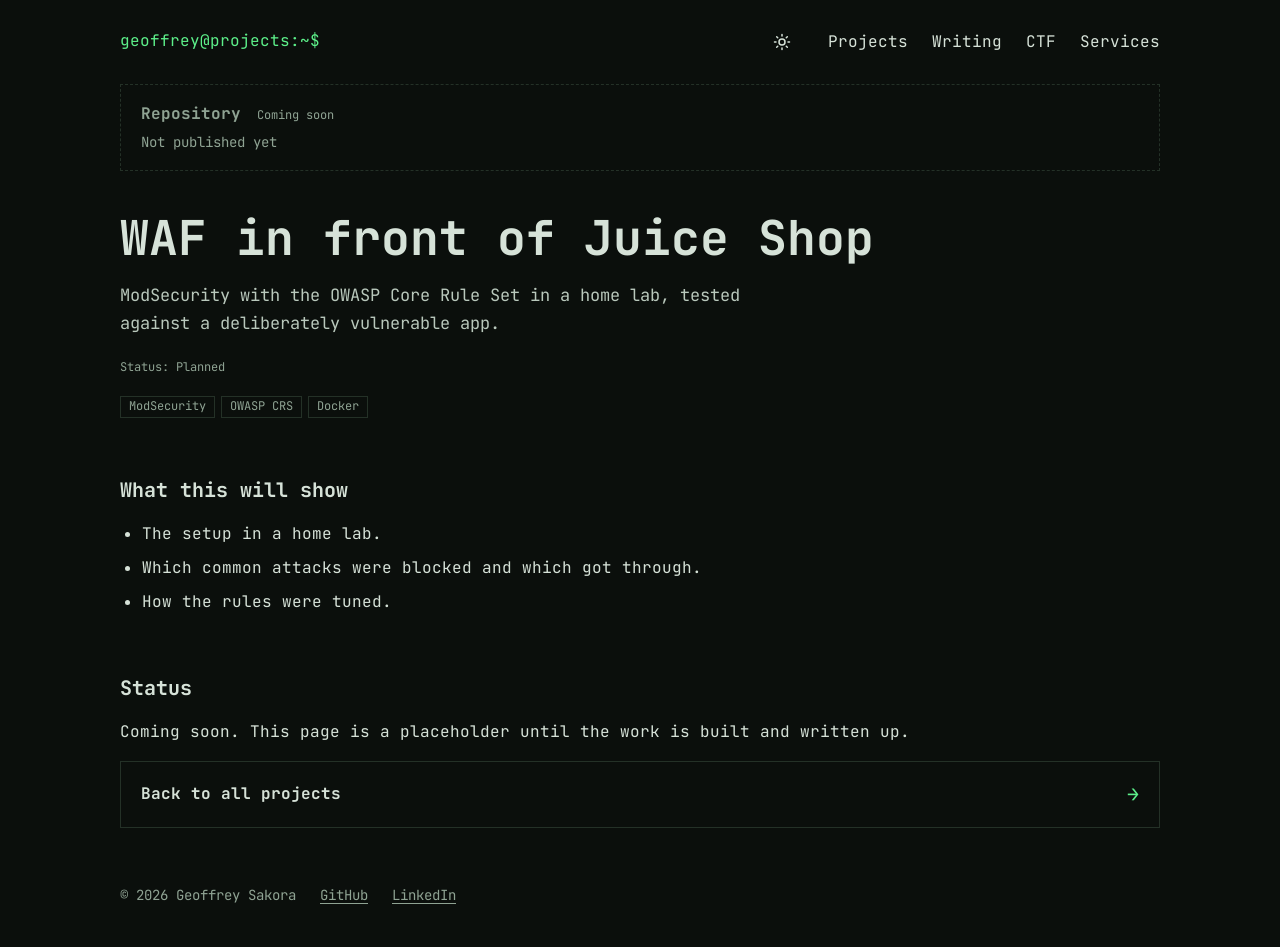
<file: waf-lab/index.html>
<!doctype html>
<html lang="en">
<head>
<meta charset="utf-8">
<meta name="viewport" content="width=device-width, initial-scale=1">
<title>WAF in front of Juice Shop – Geoffrey Sakora</title>
<meta name="description" content="A ModSecurity web application firewall in front of OWASP Juice Shop.">
<link rel="icon" href="../favicon.svg" type="image/svg+xml">
<link rel="preconnect" href="https://fonts.googleapis.com"><link rel="preconnect" href="https://fonts.gstatic.com" crossorigin>
<link href="https://fonts.googleapis.com/css2?family=JetBrains+Mono:wght@400;700&display=swap" rel="stylesheet">
<link rel="stylesheet" href="../style.css">
<script>try{if(localStorage.getItem('theme')==='light')document.documentElement.setAttribute('data-theme','light')}catch(e){}</script>
</head>
<body>
<div class="wrap">
<header>
  <a class="prompt" href="../">geoffrey@projects:~$</a>
  <nav aria-label="Main">
    <button class="theme" type="button" aria-label="Light mode" aria-pressed="false"><svg class="i-sun" width="18" height="18" viewBox="0 0 24 24" fill="none" stroke="currentColor" stroke-width="2" stroke-linecap="round" aria-hidden="true"><circle cx="12" cy="12" r="4"/><path d="M12 2v2M12 20v2M4.9 4.9l1.4 1.4M17.7 17.7l1.4 1.4M2 12h2M20 12h2M4.9 19.1l1.4-1.4M17.7 6.3l1.4-1.4"/></svg><svg class="i-moon" width="18" height="18" viewBox="0 0 24 24" fill="none" stroke="currentColor" stroke-width="2" stroke-linecap="round" stroke-linejoin="round" aria-hidden="true"><path d="M21 12.8A9 9 0 1 1 11.2 3a7 7 0 0 0 9.8 9.8z"/></svg></button>
    <a href="../#projects">Projects</a>
    <a href="../writing/">Writing</a>
    <a href="https://ctf.geoffreysakora.cv">CTF</a>
    <a href="../#services">Services</a>
  </nav>
</header>

<main>
  <div class="box off"><span class="body"><span class="head"><strong>Repository</strong><span class="st">Coming soon</span></span><span class="desc">Not published yet</span></span></div>

  <h1>WAF in front of Juice Shop</h1>
  <p class="lead">ModSecurity with the OWASP Core Rule Set in a home lab, tested against a deliberately vulnerable app.</p>
  <p><span class="st">Status: Planned</span></p>
  <div class="tags" style="margin-top:0"><span>ModSecurity</span><span>OWASP CRS</span><span>Docker</span></div>

  <h2>What this will show</h2>
  <ul class="plain"><li>The setup in a home lab.</li><li>Which common attacks were blocked and which got through.</li><li>How the rules were tuned.</li></ul>

  <h2>Status</h2>
  <p>Coming soon. This page is a placeholder until the work is built and written up.</p>

  <a class="box" href="../#projects"><span class="body"><span class="head"><strong>Back to all projects</strong></span></span><span class="arr" aria-hidden="true">→</span></a>
</main>

<footer>
  <span>© 2026 Geoffrey Sakora</span>
  <a href="https://github.com/bezosonfleek">GitHub</a>
  <a href="https://www.linkedin.com/in/geoffrey-sakora-7o7/">LinkedIn</a>
</footer>
</div>
<script src="../theme.js"></script>
</body>
</html>
</file>
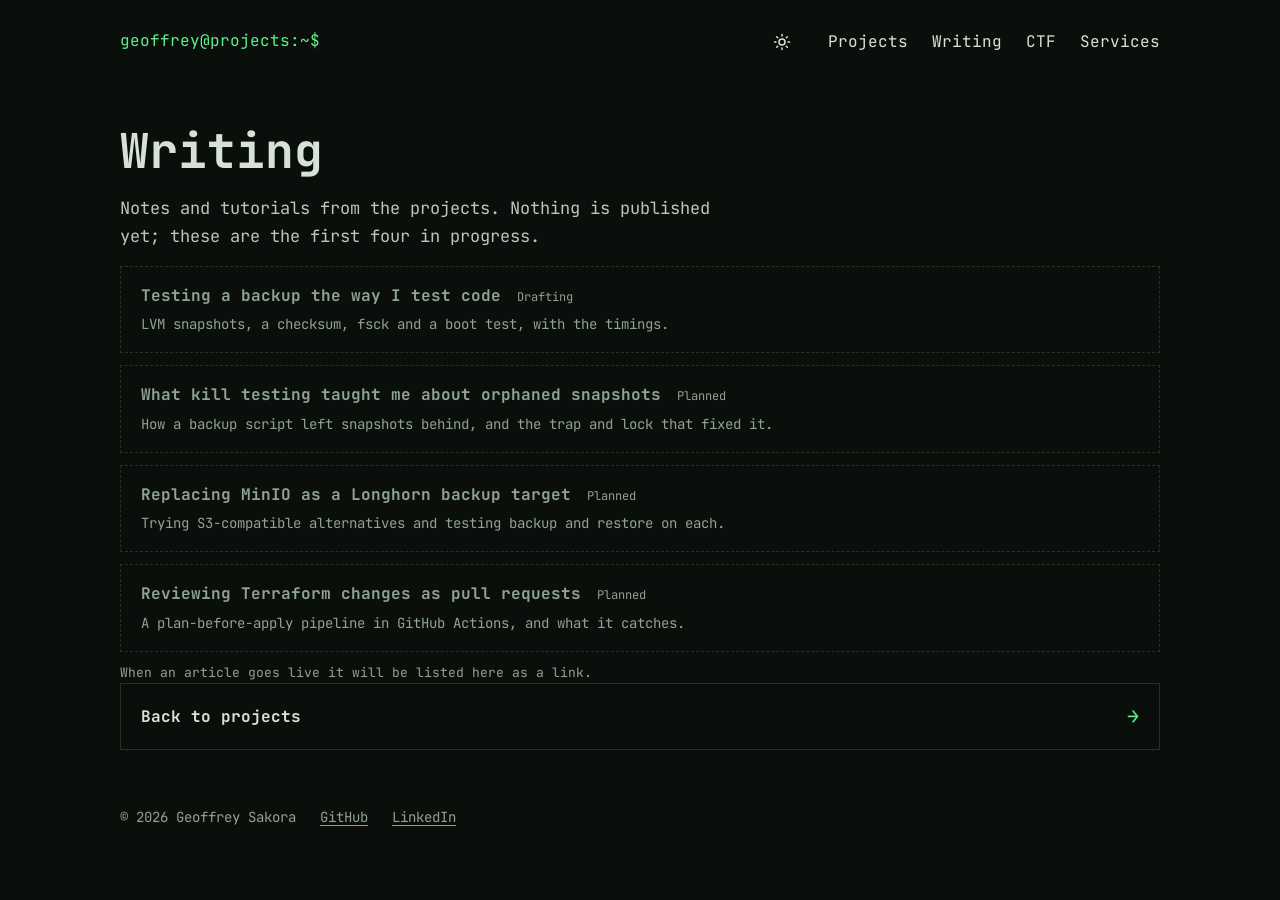
<file: writing/index.html>
<!doctype html>
<html lang="en">
<head>
<meta charset="utf-8">
<meta name="viewport" content="width=device-width, initial-scale=1">
<title>Writing – Geoffrey Sakora</title>
<meta name="description" content="Articles on backups, Terraform and CI/CD from Geoffrey Sakora’s projects.">
<link rel="icon" href="../favicon.svg" type="image/svg+xml">
<link rel="preconnect" href="https://fonts.googleapis.com"><link rel="preconnect" href="https://fonts.gstatic.com" crossorigin>
<link href="https://fonts.googleapis.com/css2?family=JetBrains+Mono:wght@400;700&display=swap" rel="stylesheet">
<link rel="stylesheet" href="../style.css">
<script>try{if(localStorage.getItem('theme')==='light')document.documentElement.setAttribute('data-theme','light')}catch(e){}</script>
</head>
<body>
<div class="wrap">
<header>
  <a class="prompt" href="../">geoffrey@projects:~$</a>
  <nav aria-label="Main">
    <button class="theme" type="button" aria-label="Light mode" aria-pressed="false"><svg class="i-sun" width="18" height="18" viewBox="0 0 24 24" fill="none" stroke="currentColor" stroke-width="2" stroke-linecap="round" aria-hidden="true"><circle cx="12" cy="12" r="4"/><path d="M12 2v2M12 20v2M4.9 4.9l1.4 1.4M17.7 17.7l1.4 1.4M2 12h2M20 12h2M4.9 19.1l1.4-1.4M17.7 6.3l1.4-1.4"/></svg><svg class="i-moon" width="18" height="18" viewBox="0 0 24 24" fill="none" stroke="currentColor" stroke-width="2" stroke-linecap="round" stroke-linejoin="round" aria-hidden="true"><path d="M21 12.8A9 9 0 1 1 11.2 3a7 7 0 0 0 9.8 9.8z"/></svg></button>
    <a href="../#projects">Projects</a>
    <a href="../writing/">Writing</a>
    <a href="https://ctf.geoffreysakora.cv">CTF</a>
    <a href="../#services">Services</a>
  </nav>
</header>

<main>
  <h1>Writing</h1>
  <p class="lead">Notes and tutorials from the projects. Nothing is published yet; these are the first four in progress.</p>
  <div class="stack">
    <div class="box off"><span class="body"><span class="head"><strong>Testing a backup the way I test code</strong><span class="st">Drafting</span></span><span class="desc">LVM snapshots, a checksum, fsck and a boot test, with the timings.</span></span></div>
    <div class="box off"><span class="body"><span class="head"><strong>What kill testing taught me about orphaned snapshots</strong><span class="st">Planned</span></span><span class="desc">How a backup script left snapshots behind, and the trap and lock that fixed it.</span></span></div>
    <div class="box off"><span class="body"><span class="head"><strong>Replacing MinIO as a Longhorn backup target</strong><span class="st">Planned</span></span><span class="desc">Trying S3-compatible alternatives and testing backup and restore on each.</span></span></div>
    <div class="box off"><span class="body"><span class="head"><strong>Reviewing Terraform changes as pull requests</strong><span class="st">Planned</span></span><span class="desc">A plan-before-apply pipeline in GitHub Actions, and what it catches.</span></span></div>
  </div>
  <p class="note">When an article goes live it will be listed here as a link.</p>

  <a class="box" href="../#projects"><span class="body"><span class="head"><strong>Back to projects</strong></span></span><span class="arr" aria-hidden="true">→</span></a>
</main>

<footer>
  <span>© 2026 Geoffrey Sakora</span>
  <a href="https://github.com/bezosonfleek">GitHub</a>
  <a href="https://www.linkedin.com/in/geoffrey-sakora-7o7/">LinkedIn</a>
</footer>
</div>
<script src="../theme.js"></script>
</body>
</html>
</file>
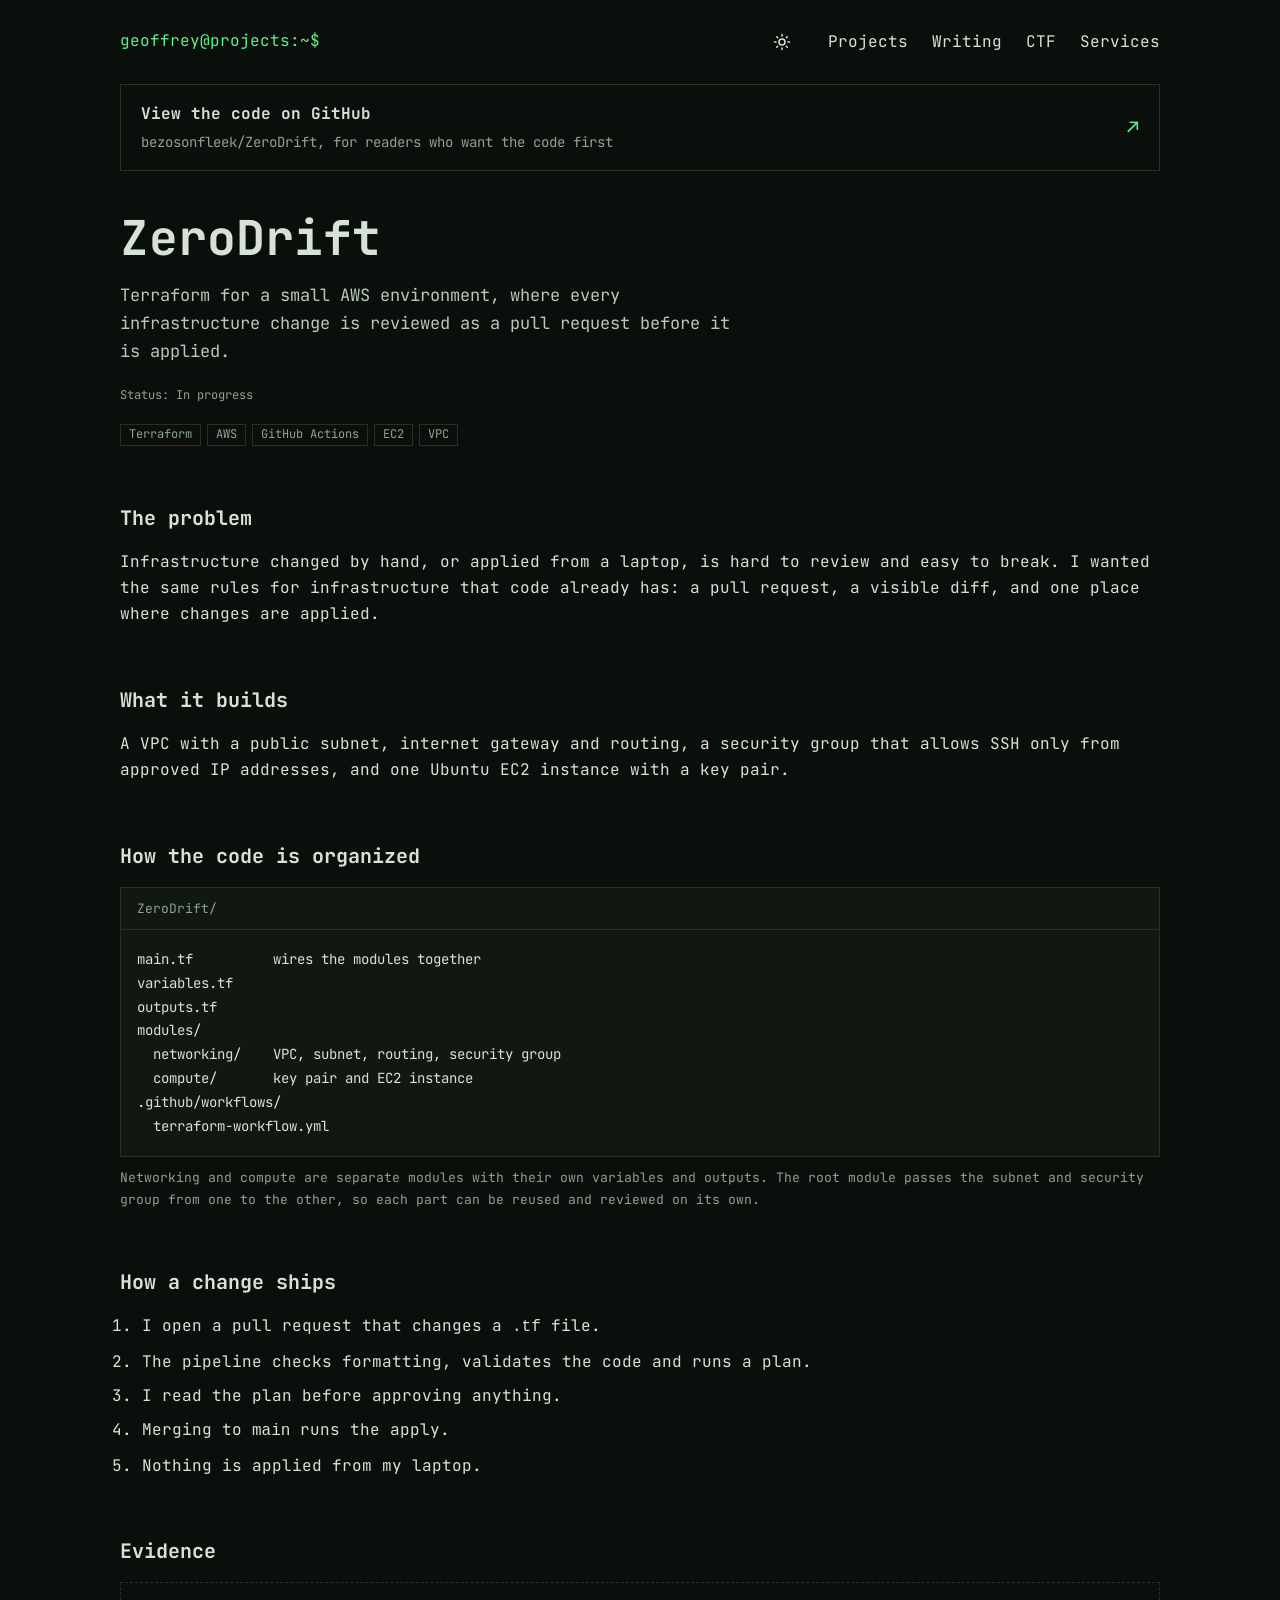
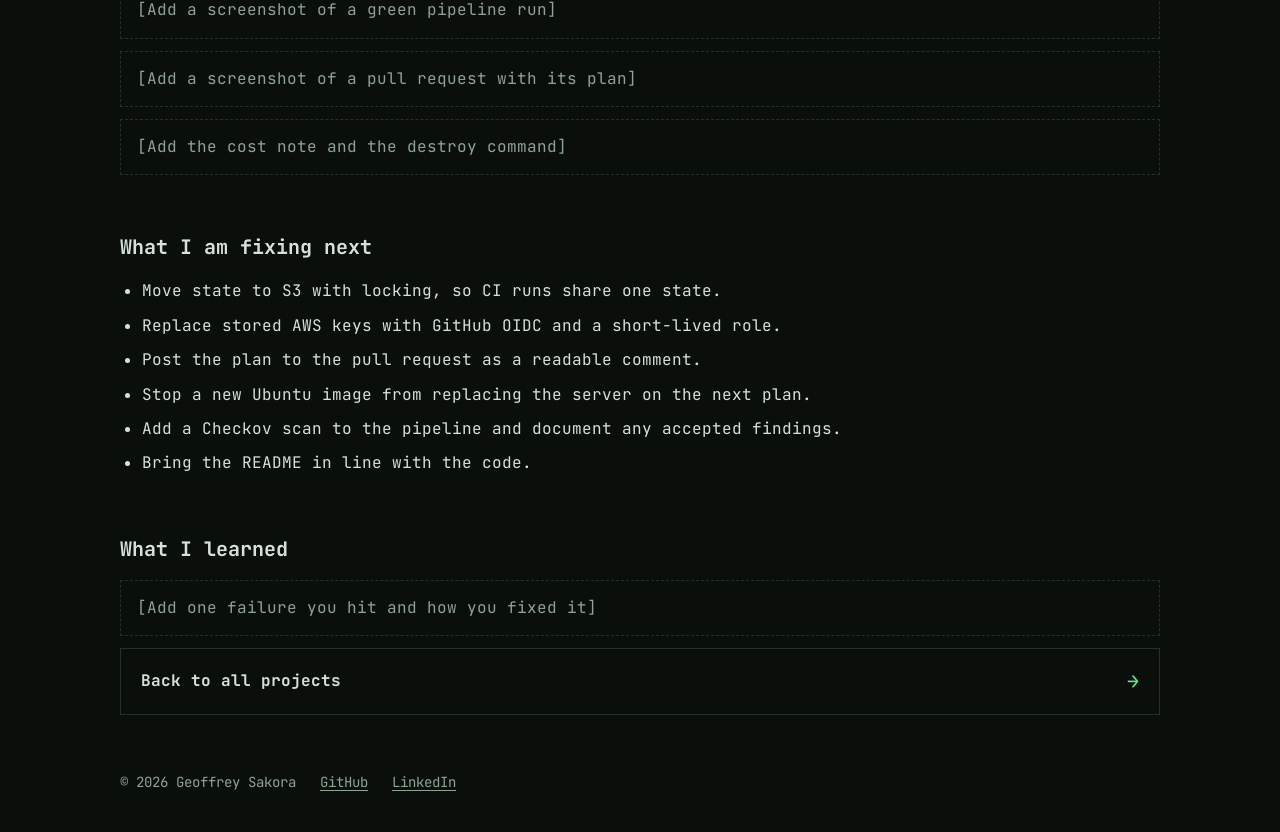
<file: zerodrift/index.html>
<!doctype html>
<html lang="en">
<head>
<meta charset="utf-8">
<meta name="viewport" content="width=device-width, initial-scale=1">
<title>ZeroDrift – Geoffrey Sakora</title>
<meta name="description" content="Terraform for a small AWS environment, with every change reviewed as a pull request before it is applied.">
<link rel="icon" href="../favicon.svg" type="image/svg+xml">
<link rel="preconnect" href="https://fonts.googleapis.com"><link rel="preconnect" href="https://fonts.gstatic.com" crossorigin>
<link href="https://fonts.googleapis.com/css2?family=JetBrains+Mono:wght@400;700&display=swap" rel="stylesheet">
<link rel="stylesheet" href="../style.css">
<script>try{if(localStorage.getItem('theme')==='light')document.documentElement.setAttribute('data-theme','light')}catch(e){}</script>
</head>
<body>
<div class="wrap">
<header>
  <a class="prompt" href="../">geoffrey@projects:~$</a>
  <nav aria-label="Main">
    <button class="theme" type="button" aria-label="Light mode" aria-pressed="false"><svg class="i-sun" width="18" height="18" viewBox="0 0 24 24" fill="none" stroke="currentColor" stroke-width="2" stroke-linecap="round" aria-hidden="true"><circle cx="12" cy="12" r="4"/><path d="M12 2v2M12 20v2M4.9 4.9l1.4 1.4M17.7 17.7l1.4 1.4M2 12h2M20 12h2M4.9 19.1l1.4-1.4M17.7 6.3l1.4-1.4"/></svg><svg class="i-moon" width="18" height="18" viewBox="0 0 24 24" fill="none" stroke="currentColor" stroke-width="2" stroke-linecap="round" stroke-linejoin="round" aria-hidden="true"><path d="M21 12.8A9 9 0 1 1 11.2 3a7 7 0 0 0 9.8 9.8z"/></svg></button>
    <a href="../#projects">Projects</a>
    <a href="../writing/">Writing</a>
    <a href="https://ctf.geoffreysakora.cv">CTF</a>
    <a href="../#services">Services</a>
  </nav>
</header>

<main>
  <a class="box" href="https://github.com/bezosonfleek/ZeroDrift" target="_blank" rel="noopener"><span class="body"><span class="head"><strong>View the code on GitHub</strong></span><span class="desc">bezosonfleek/ZeroDrift, for readers who want the code first</span></span><span class="arr" aria-hidden="true">↗</span></a>

  <h1>ZeroDrift</h1>
  <p class="lead">Terraform for a small AWS environment, where every infrastructure change is reviewed as a pull request before it is applied.</p>
  <p><span class="st">Status: In progress</span></p>
  <div class="tags" style="margin-top:0"><span>Terraform</span><span>AWS</span><span>GitHub Actions</span><span>EC2</span><span>VPC</span></div>

  <h2>The problem</h2>
  <p>Infrastructure changed by hand, or applied from a laptop, is hard to review and easy to break. I wanted the same rules for infrastructure that code already has: a pull request, a visible diff, and one place where changes are applied.</p>

  <h2>What it builds</h2>
  <p>A VPC with a public subnet, internet gateway and routing, a security group that allows SSH only from approved IP addresses, and one Ubuntu EC2 instance with a key pair.</p>

  <h2>How the code is organized</h2>
  <div class="term" role="group" aria-label="Repository layout">
    <div class="bar">ZeroDrift/</div>
<pre>main.tf          wires the modules together
variables.tf
outputs.tf
modules/
  networking/    VPC, subnet, routing, security group
  compute/       key pair and EC2 instance
.github/workflows/
  terraform-workflow.yml</pre>
  </div>
  <p class="note">Networking and compute are separate modules with their own variables and outputs. The root module passes the subnet and security group from one to the other, so each part can be reused and reviewed on its own.</p>

  <h2>How a change ships</h2>
  <ol class="plain">
    <li>I open a pull request that changes a <code>.tf</code> file.</li>
    <li>The pipeline checks formatting, validates the code and runs a plan.</li>
    <li>I read the plan before approving anything.</li>
    <li>Merging to <code>main</code> runs the apply.</li>
    <li>Nothing is applied from my laptop.</li>
  </ol>

  <h2>Evidence</h2>
  <div class="ph">[Add a screenshot of a green pipeline run]</div>
  <div class="ph">[Add a screenshot of a pull request with its plan]</div>
  <div class="ph">[Add the cost note and the destroy command]</div>

  <h2>What I am fixing next</h2>
  <ul class="plain">
    <li>Move state to S3 with locking, so CI runs share one state.</li>
    <li>Replace stored AWS keys with GitHub OIDC and a short-lived role.</li>
    <li>Post the plan to the pull request as a readable comment.</li>
    <li>Stop a new Ubuntu image from replacing the server on the next plan.</li>
    <li>Add a Checkov scan to the pipeline and document any accepted findings.</li>
    <li>Bring the README in line with the code.</li>
  </ul>

  <h2>What I learned</h2>
  <div class="ph">[Add one failure you hit and how you fixed it]</div>

  <a class="box" href="../#projects"><span class="body"><span class="head"><strong>Back to all projects</strong></span></span><span class="arr" aria-hidden="true">→</span></a>
</main>

<footer>
  <span>© 2026 Geoffrey Sakora</span>
  <a href="https://github.com/bezosonfleek">GitHub</a>
  <a href="https://www.linkedin.com/in/geoffrey-sakora-7o7/">LinkedIn</a>
</footer>
</div>
<script src="../theme.js"></script>
</body>
</html>
</file>
<file: style.css>
:root{--bg:#0b0f0c;--panel:#111812;--line:#243127;--text:#d6e2d8;--dim:#8fa393;--lead:#b9c8bc;--acc:#5df08a;--acc-hover:#b6ffc9;--hover:#13201a;color-scheme:dark}
[data-theme="light"]{--bg:#f6f8f5;--panel:#ffffff;--line:#c4cfc7;--text:#14201a;--dim:#4b5a50;--lead:#2a3a30;--acc:#0a7a3c;--acc-hover:#05562a;--hover:#e8f1ea;color-scheme:light}
*{box-sizing:border-box}
body{margin:0;background:var(--bg);color:var(--text);font:16px/1.65 "JetBrains Mono",ui-monospace,SFMono-Regular,Menlo,Consolas,monospace}
a{color:var(--acc);text-underline-offset:3px}a:hover{color:var(--acc-hover)}
:focus-visible{outline:2px solid var(--acc);outline-offset:3px}
.wrap{max-width:1120px;margin:0 auto;padding:0 clamp(20px,3.5vw,40px)}
header{display:flex;flex-wrap:wrap;gap:12px 32px;justify-content:space-between;padding:28px 0}
.prompt{color:var(--acc);text-decoration:none}
nav{display:flex;gap:24px;flex-wrap:wrap;align-items:center}
nav a{color:var(--text);text-decoration:none}nav a:hover{color:var(--acc)}
h1{font-size:clamp(28px,5.5vw,48px);line-height:1.12;margin:40px 0 16px}
h2{font-size:20px;margin:56px 0 14px}
p{margin:0 0 16px}
.lead{max-width:62ch;color:var(--lead);font-size:17px}
.dim{color:var(--dim)}
.grid{display:grid;grid-template-columns:repeat(auto-fit,minmax(260px,1fr));gap:12px}
.stack{display:grid;gap:12px}
.box{display:flex;justify-content:space-between;align-items:center;gap:20px;padding:16px 20px;border:1px solid var(--line);color:var(--text);text-decoration:none;min-height:44px}
.box:hover,.box:focus-visible{border-color:var(--acc);background:var(--hover)}
.box:hover strong{color:var(--acc)}
.box .arr{flex:none;color:var(--acc);font-size:20px}
.box .body{display:block;min-width:0}
.box .head{display:flex;flex-wrap:wrap;gap:4px 16px;align-items:baseline}
.box .desc{display:block;color:var(--dim);font-size:14px;margin-top:4px}
.st{font-size:12px;color:var(--dim)}.st.live{color:var(--acc)}
.tags{display:flex;flex-wrap:wrap;gap:6px;margin-top:10px}
.tags span{border:1px solid var(--line);padding:0 8px;font-size:12px;color:var(--dim)}
.term{background:var(--panel);border:1px solid var(--line);overflow-x:auto}
.term .bar{padding:10px 16px;border-bottom:1px solid var(--line);color:var(--dim);font-size:13px}
pre{margin:0;padding:18px 16px;font:14px/1.7 "JetBrains Mono",ui-monospace,monospace;white-space:pre;overflow-x:auto}
.ok{color:var(--acc)}.d{color:var(--dim)}
.note{color:var(--dim);font-size:13px;margin:10px 0 0}
.ph{border:1px dashed var(--line);padding:14px 16px;color:var(--dim);margin-bottom:12px}
ul.plain,ol.plain{margin:0 0 16px;padding-left:22px}
ul.plain li,ol.plain li{margin-bottom:8px}
footer{padding:56px 0 40px;color:var(--dim);font-size:14px;display:flex;flex-wrap:wrap;gap:12px 24px}
footer a{color:var(--dim)}
.theme{display:inline-flex;align-items:center;justify-content:center;width:44px;height:44px;margin:-8px 0;padding:0;background:none;border:0;color:var(--text);cursor:pointer}
.theme:hover{color:var(--acc)}
.theme svg{display:block}
.theme .i-moon{display:none}
[data-theme="light"] .theme .i-sun{display:none}
[data-theme="light"] .theme .i-moon{display:block}
.box.off{border-style:dashed;color:var(--dim);cursor:default}
.box.off:hover{border-color:var(--line);background:none}
.box.off:hover strong{color:inherit}
.shot{margin:0 0 20px}
.shot img{display:block;max-width:100%;height:auto;border:1px solid var(--line)}
.shot figcaption{color:var(--dim);font-size:13px;margin-top:8px}

@media (min-width:768px){.shot img{max-height:360px;width:auto}}
</file>
